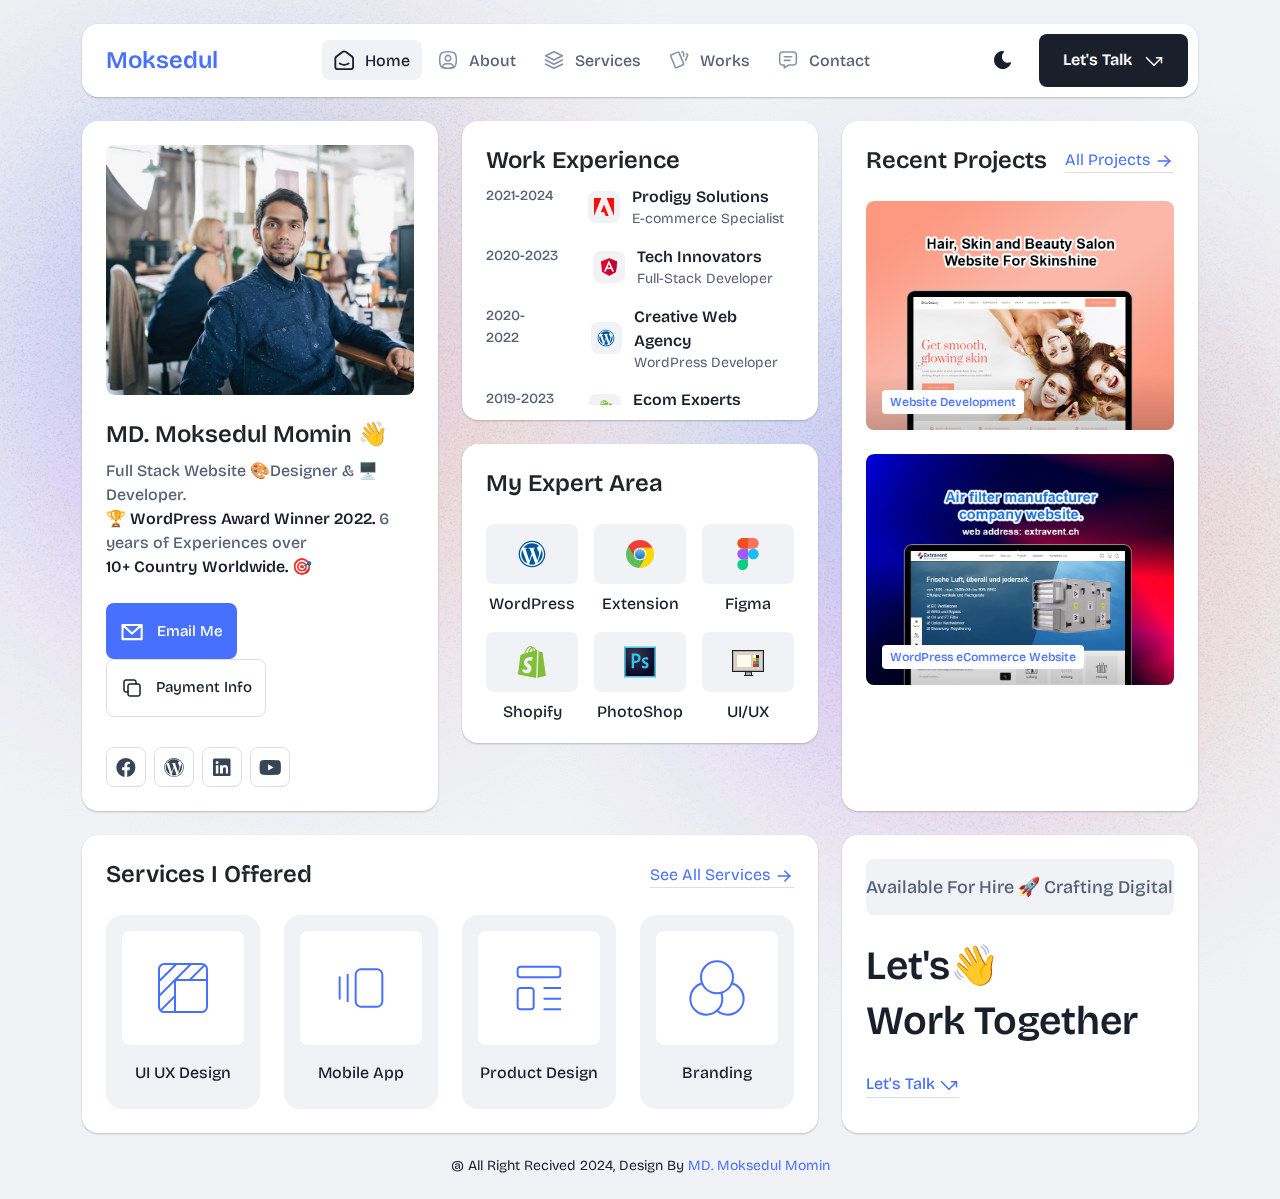
<file: index.html>
<!DOCTYPE html>
<html lang="en">
<head>
  <meta charset="UTF-8">
  <meta http-equiv="X-UA-Compatible" content="IE=edge">
  <title>Moksedul Web Design & Development</title>
  <meta name="description" content="MD Moksedul">
  <meta name="viewport" content="width=device-width, initial-scale=1">

  <link rel="shortcut icon" type="image/x-icon" href="assets/img/favicon.svg">

  <!-- CSS here -->
  <link rel="stylesheet" href="assets/css/bootstrap.min.css">
  <link rel="stylesheet" href="assets/fontawsome/css/all.min.css">
  <link rel="stylesheet" href="assets/fontawsome/css/fontawesome.min.css">
  <link rel="stylesheet" href="assets/css/slick.css">
  <link rel="stylesheet" href="assets/css/magnific-popup.css">
  <link rel="stylesheet" href="assets/css/style.css">
  <link rel="stylesheet" href="assets/css/responsive.css">
</head>

<body>
  <div id="page-content">
    <header class="header-area">
      <nav class="navbar">
        <div class="container">
          <div class="menu-container">
            <div class="logo">
              <a class="navbar-brand me-0" href="index.html">
                <span class="primary">Moksedul</span>
              </a>
            </div>
            <div class="navbar-main d-flex flex-grow-1">
              <div class="logo inner-logo d-block d-xl-none">
                <a class="navbar-brand me-0" href="index.html">
                  <svg width="24" height="24" viewBox="0 0 24 24" fill="none" xmlns="http://www.w3.org/2000/svg">
                    <path
                      d="M0 1.5C0 1.10218 0.158035 0.720644 0.43934 0.43934C0.720644 0.158035 1.10218 0 1.5 0L9 0C9.39782 0 9.77936 0.158035 10.0607 0.43934C10.342 0.720644 10.5 1.10218 10.5 1.5V22.5C10.5 22.8978 10.342 23.2794 10.0607 23.5607C9.77936 23.842 9.39782 24 9 24H1.5C1.10218 24 0.720644 23.842 0.43934 23.5607C0.158035 23.2794 0 22.8978 0 22.5V1.5ZM13.5 1.5C13.5 1.10218 13.658 0.720644 13.9393 0.43934C14.2206 0.158035 14.6022 0 15 0L22.5 0C22.8978 0 23.2794 0.158035 23.5607 0.43934C23.842 0.720644 24 1.10218 24 1.5V9C24 9.39782 23.842 9.77936 23.5607 10.0607C23.2794 10.342 22.8978 10.5 22.5 10.5H15C14.6022 10.5 14.2206 10.342 13.9393 10.0607C13.658 9.77936 13.5 9.39782 13.5 9V1.5ZM13.5 15C13.5 14.6022 13.658 14.2206 13.9393 13.9393C14.2206 13.658 14.6022 13.5 15 13.5H22.5C22.8978 13.5 23.2794 13.658 23.5607 13.9393C23.842 14.2206 24 14.6022 24 15V22.5C24 22.8978 23.842 23.2794 23.5607 23.5607C23.2794 23.842 22.8978 24 22.5 24H15C14.6022 24 14.2206 23.842 13.9393 23.5607C13.658 23.2794 13.5 22.8978 13.5 22.5V15Z"
                      class="logo-icon" />
                  </svg>
                  <span>MD<span class="primary">Moksedul</span></span>
                </a>
              </div>
              <ul class="navbar-info mx-auto">
                <li class="nav-item">
                  <a class="nav-link active" aria-current="page" href="index.html">
                    <svg class="nav-icon" viewBox="0 0 15 15" fill="none" xmlns="http://www.w3.org/2000/svg">
                      <path
                        d="M13.475 4.92481L9.03083 1.46814C8.64082 1.16473 8.1608 1 7.66667 1C7.17254 1 6.69251 1.16473 6.3025 1.46814L1.8575 4.92481C1.59037 5.13254 1.37424 5.39858 1.22563 5.7026C1.07701 6.00662 0.99984 6.34058 1 6.67897V12.679C1 13.121 1.17559 13.5449 1.48816 13.8575C1.80072 14.17 2.22464 14.3456 2.66667 14.3456H12.6667C13.1087 14.3456 13.5326 14.17 13.8452 13.8575C14.1577 13.5449 14.3333 13.121 14.3333 12.679V6.67897C14.3333 5.99314 14.0167 5.34564 13.475 4.92481Z"
                        stroke-width="1.4" stroke-linecap="round" stroke-linejoin="round" />
                      <path d="M10.9753 10.1665C9.13359 11.2773 6.14859 11.2773 4.30859 10.1665" stroke-width="1.4"
                        stroke-linecap="round" stroke-linejoin="round" />
                    </svg>
                    <span>Home</span>
                  </a>
                </li>
                <li class="nav-item">
                  <a class="nav-link" href="about.html">
                    <svg class="nav-icon" viewBox="0 0 18 18" fill="none" xmlns="http://www.w3.org/2000/svg">
                      <path
                        d="M9 9.8335C9.66304 9.8335 10.2989 9.5701 10.7678 9.10126C11.2366 8.63242 11.5 7.99654 11.5 7.3335C11.5 6.67045 11.2366 6.03457 10.7678 5.56573C10.2989 5.09689 9.66304 4.8335 9 4.8335C8.33696 4.8335 7.70107 5.09689 7.23223 5.56573C6.76339 6.03457 6.5 6.67045 6.5 7.3335C6.5 7.99654 6.76339 8.63242 7.23223 9.10126C7.70107 9.5701 8.33696 9.8335 9 9.8335Z"
                        stroke-width="1.4" stroke-linecap="round" stroke-linejoin="round" />
                      <path d="M9 1.5C15 1.5 16.5 3 16.5 9C16.5 15 15 16.5 9 16.5C3 16.5 1.5 15 1.5 9C1.5 3 3 1.5 9 1.5Z"
                        stroke-width="1.4" stroke-linecap="round" stroke-linejoin="round" />
                      <path
                        d="M4 15.7085V15.6668C4 14.7828 4.35119 13.9349 4.97631 13.3098C5.60143 12.6847 6.44928 12.3335 7.33333 12.3335H10.6667C11.5507 12.3335 12.3986 12.6847 13.0237 13.3098C13.6488 13.9349 14 14.7828 14 15.6668V15.7085"
                        stroke-width="1.4" stroke-linecap="round" stroke-linejoin="round" />
                    </svg>
                    About
                  </a>
                </li>
                <li class="nav-item">
                  <a class="nav-link" href="services.html">
                    <svg class="nav-icon" viewBox="0 0 16 16" fill="none" xmlns="http://www.w3.org/2000/svg">
                      <path d="M7.99967 1.3335L1.33301 4.66683L7.99967 8.00016L14.6663 4.66683L7.99967 1.3335Z"
                        stroke-width="1.4" stroke-linecap="round" stroke-linejoin="round" />
                      <path d="M1.33301 8L7.99967 11.3333L14.6663 8" stroke-width="1.4" stroke-linecap="round"
                        stroke-linejoin="round" />
                      <path d="M1.33301 11.3335L7.99967 14.6668L14.6663 11.3335" stroke-width="1.4" stroke-linecap="round"
                        stroke-linejoin="round" />
                    </svg>
                    Services
                  </a>
                </li>
                <li class="nav-item">
                  <a class="nav-link" href="portfolio.html">
                    <svg class="nav-icon" viewBox="0 0 18 17" fill="none" xmlns="http://www.w3.org/2000/svg">
                      <path
                        d="M2.00326 3.99733L7.95159 1.40649C8.04974 1.36442 8.15533 1.34243 8.26212 1.34181C8.3689 1.34119 8.47473 1.36196 8.57337 1.40289C8.67201 1.44382 8.76145 1.50408 8.83642 1.58013C8.9114 1.65617 8.97039 1.74646 9.00992 1.84566L13.1133 11.764C13.1985 11.9651 13.2014 12.1917 13.1213 12.3949C13.0412 12.5982 12.8845 12.7618 12.6849 12.8507L6.73742 15.4415C6.63922 15.4837 6.53356 15.5058 6.42668 15.5065C6.3198 15.5072 6.21387 15.4864 6.11514 15.4455C6.0164 15.4046 5.92688 15.3442 5.85184 15.2681C5.7768 15.192 5.71778 15.1016 5.67826 15.0023L1.57492 5.08316C1.48963 4.88204 1.48673 4.65546 1.56684 4.45222C1.64696 4.24898 1.80367 4.08616 2.00326 3.99733Z"
                        stroke-width="1.4" stroke-linecap="round" stroke-linejoin="round" />
                      <path
                        d="M11.5 1.3335H12.3333C12.5543 1.3335 12.7663 1.42129 12.9226 1.57757C13.0789 1.73385 13.1667 1.94582 13.1667 2.16683V5.0835"
                        stroke-width="1.4" stroke-linecap="round" stroke-linejoin="round" />
                      <path
                        d="M15.6663 3C15.8863 3.09333 16.0997 3.18083 16.3063 3.2625C16.5098 3.34882 16.6706 3.51241 16.7534 3.71729C16.8362 3.92217 16.8343 4.15155 16.748 4.355L14.833 8.83334"
                        stroke-width="1.4" stroke-linecap="round" stroke-linejoin="round" />
                    </svg>
                    Works
                  </a>
                </li>
                <li class="nav-item">
                  <a class="nav-link" href="contact.html">
                    <svg class="nav-icon" viewBox="0 0 18 17" fill="none" xmlns="http://www.w3.org/2000/svg">
                      <path d="M5.66699 5.5H12.3337" stroke-width="1.4" stroke-linecap="round" stroke-linejoin="round" />
                      <path d="M5.66699 8.8335H10.667" stroke-width="1.4" stroke-linecap="round"
                        stroke-linejoin="round" />
                      <path
                        d="M14 1.3335C14.663 1.3335 15.2989 1.59689 15.7678 2.06573C16.2366 2.53457 16.5 3.17045 16.5 3.8335V10.5002C16.5 11.1632 16.2366 11.7991 15.7678 12.2679C15.2989 12.7368 14.663 13.0002 14 13.0002H9.83333L5.66667 15.5002V13.0002H4C3.33696 13.0002 2.70107 12.7368 2.23223 12.2679C1.76339 11.7991 1.5 11.1632 1.5 10.5002V3.8335C1.5 3.17045 1.76339 2.53457 2.23223 2.06573C2.70107 1.59689 3.33696 1.3335 4 1.3335H14Z"
                        stroke-width="1.4" stroke-linecap="round" stroke-linejoin="round" />
                    </svg>
                    Contact
                  </a>
                </li>
              </ul>
              <div class="header-right-info d-flex align-items-center">
                <button class="theme-control-btn">
                  <span class="dark">
                    <svg width="24" height="24" viewBox="0 0 24 24" fill="none" xmlns="http://www.w3.org/2000/svg">
                      <path
                        d="M11.8005 3C10.207 3.0003 8.64356 3.44286 7.27683 4.28049C5.91011 5.11811 4.79139 6.31937 4.04002 7.75612C3.28865 9.19288 2.93281 10.8112 3.01046 12.4386C3.08811 14.0659 3.59633 15.6411 4.48091 16.9963C5.3655 18.3514 6.59326 19.4356 8.03324 20.1333C9.47322 20.8309 11.0714 21.1157 12.6573 20.9574C14.2432 20.7991 15.7573 20.2036 17.0381 19.2344C18.319 18.2652 19.3185 16.9587 19.9301 15.4542C20.2302 14.7162 19.5111 13.9746 18.7875 14.2752C17.5475 14.7888 16.1706 14.8418 14.8963 14.425C13.622 14.0082 12.5308 13.1479 11.8126 11.9937C11.0943 10.8396 10.7943 9.4645 10.9648 8.10764C11.1353 6.75077 11.7655 5.49792 12.7458 4.5669L12.8136 4.4949C13.2986 3.9279 12.913 3.0072 12.1464 3.0072H11.9122L11.8524 3.0018L11.7996 3H11.8005Z"
                        fill="#1A1F2C" />
                    </svg>
                    <small class="theme-text d-block d-xl-none">Change appearance</small>
                  </span>
                  <span class="light">
                    <svg width="24" height="24" viewBox="0 0 24 24" fill="none" xmlns="http://www.w3.org/2000/svg">
                      <path
                        d="M12 19C12.2449 19 12.4813 19.09 12.6644 19.2527C12.8474 19.4155 12.9643 19.6397 12.993 19.883L13 20V21C12.9997 21.2549 12.9021 21.5 12.7272 21.6854C12.5522 21.8707 12.313 21.9822 12.0586 21.9972C11.8042 22.0121 11.5536 21.9293 11.3582 21.7657C11.1627 21.6021 11.0371 21.3701 11.007 21.117L11 21V20C11 19.7348 11.1054 19.4804 11.2929 19.2929C11.4804 19.1054 11.7348 19 12 19Z"
                        fill="#FD7E41" />
                      <path
                        d="M18.3127 16.9099L18.4067 16.9929L19.1067 17.6929C19.2861 17.8729 19.3902 18.1144 19.398 18.3683C19.4057 18.6223 19.3165 18.8697 19.1485 19.0602C18.9804 19.2508 18.7462 19.3702 18.4933 19.3943C18.2403 19.4184 17.9877 19.3454 17.7867 19.1899L17.6927 19.1069L16.9927 18.4069C16.8202 18.2347 16.7165 18.0053 16.7012 17.7619C16.6859 17.5186 16.76 17.278 16.9097 17.0855C17.0593 16.893 17.2741 16.7618 17.5137 16.7166C17.7533 16.6713 18.0012 16.7152 18.2107 16.8399L18.3127 16.9099Z"
                        fill="#FD7E41" />
                      <path
                        d="M7.00747 16.993C7.17965 17.1652 7.28308 17.3943 7.29836 17.6373C7.31364 17.8803 7.23972 18.1206 7.09047 18.313L7.00747 18.407L6.30747 19.107C6.12751 19.2863 5.88604 19.3905 5.63209 19.3982C5.37814 19.406 5.13076 19.3168 4.94019 19.1487C4.74963 18.9807 4.63017 18.7464 4.60607 18.4935C4.58198 18.2406 4.65506 17.988 4.81047 17.787L4.89347 17.693L5.59347 16.993C5.781 16.8055 6.03531 16.7002 6.30047 16.7002C6.56563 16.7002 6.81994 16.8055 7.00747 16.993Z"
                        fill="#FD7E41" />
                      <path
                        d="M3.99987 11C4.25475 11.0003 4.4999 11.0979 4.68524 11.2728C4.87057 11.4478 4.9821 11.687 4.99704 11.9414C5.01198 12.1958 4.92919 12.4464 4.7656 12.6418C4.60201 12.8373 4.36996 12.9629 4.11687 12.993L3.99987 13H2.99987C2.74499 12.9997 2.49984 12.9021 2.3145 12.7272C2.12916 12.5522 2.01763 12.313 2.0027 12.0586C1.98776 11.8042 2.07054 11.5536 2.23413 11.3582C2.39772 11.1627 2.62977 11.0371 2.88287 11.007L2.99987 11H3.99987Z"
                        fill="#FD7E41" />
                      <path
                        d="M20.9999 11C21.2547 11.0003 21.4999 11.0979 21.6852 11.2728C21.8706 11.4478 21.9821 11.687 21.997 11.9414C22.012 12.1958 21.9292 12.4464 21.7656 12.6418C21.602 12.8373 21.37 12.9629 21.1169 12.993L20.9999 13H19.9999C19.745 12.9997 19.4998 12.9021 19.3145 12.7272C19.1292 12.5522 19.0176 12.313 19.0027 12.0586C18.9878 11.8042 19.0705 11.5536 19.2341 11.3582C19.3977 11.1627 19.6298 11.0371 19.8829 11.007L19.9999 11H20.9999Z"
                        fill="#FD7E41" />
                      <path
                        d="M6.21264 4.80985L6.30664 4.89285L7.00664 5.59285C7.18599 5.77281 7.29011 6.01429 7.29787 6.26824C7.30562 6.52219 7.21642 6.76957 7.04839 6.96013C6.88036 7.1507 6.64609 7.27016 6.39316 7.29425C6.14024 7.31834 5.88763 7.24526 5.68664 7.08985L5.59264 7.00685L4.89264 6.30685C4.72073 6.13453 4.61757 5.90543 4.6025 5.66248C4.58744 5.41954 4.6615 5.17945 4.8108 4.98721C4.9601 4.79497 5.1744 4.66378 5.41351 4.61824C5.65262 4.57271 5.90013 4.61594 6.10964 4.73985L6.21264 4.80985Z"
                        fill="#FD7E41" />
                      <path
                        d="M19.1071 4.89288C19.2793 5.06508 19.3827 5.29418 19.398 5.5372C19.4132 5.78023 19.3393 6.02048 19.1901 6.21288L19.1071 6.30688L18.4071 7.00688C18.2271 7.18623 17.9856 7.29036 17.7317 7.29811C17.4777 7.30587 17.2304 7.21667 17.0398 7.04864C16.8492 6.8806 16.7298 6.64633 16.7057 6.39341C16.6816 6.14049 16.7547 5.88788 16.9101 5.68688L16.9931 5.59288L17.6931 4.89288C17.8806 4.70541 18.1349 4.6001 18.4001 4.6001C18.6652 4.6001 18.9196 4.70541 19.1071 4.89288Z"
                        fill="#FD7E41" />
                      <path
                        d="M12 2C12.2449 2.00003 12.4813 2.08996 12.6644 2.25272C12.8474 2.41547 12.9643 2.63975 12.993 2.883L13 3V4C12.9997 4.25488 12.9021 4.50003 12.7272 4.68537C12.5522 4.8707 12.313 4.98223 12.0586 4.99717C11.8042 5.01211 11.5536 4.92933 11.3582 4.76573C11.1627 4.60214 11.0371 4.3701 11.007 4.117L11 4V3C11 2.73478 11.1054 2.48043 11.2929 2.29289C11.4804 2.10536 11.7348 2 12 2Z"
                        fill="#FD7E41" />
                      <path
                        d="M12 7C12.9797 6.99994 13.9378 7.28769 14.7553 7.8275C15.5729 8.36731 16.2138 9.1354 16.5986 10.0364C16.9833 10.9373 17.0949 11.9315 16.9195 12.8953C16.7441 13.8592 16.2893 14.7502 15.6118 15.4579C14.9343 16.1655 14.0638 16.6585 13.1085 16.8756C12.1532 17.0928 11.1552 17.0245 10.2383 16.6793C9.3215 16.334 8.52629 15.7271 7.95146 14.9338C7.37663 14.1405 7.04752 13.1958 7.005 12.217L7 12L7.005 11.783C7.06092 10.4958 7.61161 9.27978 8.54222 8.38866C9.47284 7.49754 10.7115 7.00007 12 7Z"
                        fill="#FD7E41" />
                    </svg>
                    <small class="theme-text d-block d-xl-none">Change appearance</small>
                  </span>
                </button>
                <a href="contact.html" class="lets-talk-btn">
                  Let's Talk
                  <svg class="icon" width="20" height="20" viewBox="0 0 20 20" fill="none"
                    xmlns="http://www.w3.org/2000/svg">
                    <path d="M17.5 11.6665V6.6665H12.5" stroke="white" stroke-width="1.5" stroke-linecap="round"
                      stroke-linejoin="round" />
                    <path d="M17.5 6.6665L10 14.1665L2.5 6.6665" stroke="white" stroke-width="1.5" stroke-linecap="round"
                      stroke-linejoin="round" />
                  </svg>
                </a>
              </div>
            </div>
            <div class="mobile-menu-overlay d-block d-lg-none"></div>
            <div class="mobile-menu-control-bar d-block d-xl-none">
              <button class="mobile-menu-control-bar">
                <i class="fas fa-bars"></i>
              </button>
            </div>
          </div>
        </div>
      </nav>
    </header>    
    <main>
      <section class="home-area">
        <div class="container">
          <div class="row g-4">
            <div class="col-xl-4">
              <div class="card profile-card">
                <div class="card-body">
                  <div class="image text-center">
                    <img src="assets/img/images/profile.png" alt="profile" style="height: 250px; margin-top: 0;  display: block; border-radius: 9px;">
                  </div>
                  <div class="text">
                    <h3 class="card-title">MD. Moksedul Momin 👋</h3>
                    <p>Full Stack Website 🎨Designer & 🖥️Developer.
                      <span>🏆 WordPress Award Winner 2022.</span>
                      6 years of Experiences over <span>10+ Country Worldwide. 🎯</span></p>
                    <div class="common-button-groups">
                      <a class="btn btn-call" href="mailto:primey091@gmail.com">
                        <svg class="icon" width="25" height="20" viewBox="0 0 25 24" fill="none"
                          xmlns="http://www.w3.org/2000/svg">
                          <path
                            d="M24 21h-24v-18h24v18zm-23-16.477v15.477h22v-15.477l-10.999 10-11.001-10zm21.089-.523h-20.176l10.088 9.171 10.088-9.171z"
                            stroke="white" stroke-width="1.5" stroke-linecap="round" stroke-linejoin="round" />
                        </svg>
                        Email Me
                      </a>
                      <button class="btn btn-copy" data-clipboard-text="
Account Type:INDIVIDUAL
Account Holder First Name: MD Moksedul
Account Holder Last Name: Momin
Government ID: 7808436211
Date of Birth: 2003-03-17
Post/Zip Code: 5200


Bank Name: DUTCH-BANGLA BANK LTD
Branch Name: DAKSHINKHAN SME/AGRICULTURE BRANCH
Bank Account Number: 1831580003952
Branch/Routing Number: 090260926
Swift Code: DBBLBDDH
Address line: Mission Road, Dinajpur
City: Dinajpur
State or Province: Dinajpur
Country: Bangladesh
Branch Code: 183">
                        <svg class="icon" width="24" height="24" viewBox="0 0 24 24" fill="none"
                          xmlns="http://www.w3.org/2000/svg">
                          <path
                            d="M8 10C8 9.46957 8.21071 8.96086 8.58579 8.58579C8.96086 8.21071 9.46957 8 10 8H18C18.5304 8 19.0391 8.21071 19.4142 8.58579C19.7893 8.96086 20 9.46957 20 10V18C20 18.5304 19.7893 19.0391 19.4142 19.4142C19.0391 19.7893 18.5304 20 18 20H10C9.46957 20 8.96086 19.7893 8.58579 19.4142C8.21071 19.0391 8 18.5304 8 18V10Z"
                            stroke-width="1.5" stroke-linecap="round" stroke-linejoin="round" />
                          <path
                            d="M16 8V6C16 5.46957 15.7893 4.96086 15.4142 4.58579C15.0391 4.21071 14.5304 4 14 4H6C5.46957 4 4.96086 4.21071 4.58579 4.58579C4.21071 4.96086 4 5.46957 4 6V14C4 14.5304 4.21071 15.0391 4.58579 15.4142C4.96086 15.7893 5.46957 16 6 16H8"
                            stroke-width="1.5" stroke-linecap="round" stroke-linejoin="round" />
                        </svg>
                        Payment Info
                      </button>
                    </div>
                    <div class="social-media-icon">
                      <ul class="list-unstyled">
                        <li><a href="https://www.facebook.com/topwordpress1"><i class="fab fa-facebook"></i></a></li>
                        <li><a href="https://www.freelancer.com/u/topwordpress"><i class="fab fa-wordpress"></i></a></li>
                        <li><a href="https://www.linkedin.com/in/topwordpress"><i class="fab fa-linkedin"></i></a></li>
                        <li><a href="https://www.youtube.com/@topwordpress"><i class="fab fa-youtube"></i></a></li>
                      </ul>
                    </div>
                  </div>
                </div>
              </div>
            </div>
            <div class="col-xl-4">
              <div class="row g-4">
                <div class="col-lg-12">
                  <div class="card">
                    <div class="card-body work-experiance-card">
                      <h3 class="card-title">Work Experience</h3>
                      <div class="work-experiance-main">
                        <ul class="work-experiance-slider list-unstyled">
<li>
    <div class="date">
      <p>2021-2024</p>
    </div>
    <div class="info">
      <div class="icon">
        <img src="assets/img/icons/adobe.svg" alt="adobe">
      </div>
      <div class="text">
        <h4 class="title">Prodigy Solutions</h4>
        <h6 class="subtitle">E-commerce Specialist</h6>
      </div>
    </div>
  </li>
  <li>
    <div class="date">
      <p>2020-2023</p>
    </div>
    <div class="info">
      <div class="icon">
        <img src="assets/img/icons/angular.svg" alt="angular">
      </div>
      <div class="text">
        <h4 class="title">Tech Innovators</h4>
        <h6 class="subtitle">Full-Stack Developer</h6>
      </div>
    </div>
  </li>
  <li>
    <div class="date">
      <p>2020-2022</p>
    </div>
    <div class="info">
      <div class="icon">
        <img src="assets/img/icons/wordpress.svg" alt="wordpress">
      </div>
      <div class="text">
        <h4 class="title">Creative Web Agency</h4>
        <h6 class="subtitle">WordPress Developer</h6>
      </div>
    </div>
  </li>
  <li>
    <div class="date">
      <p>2019-2023</p>
    </div>
    <div class="info">
      <div class="icon">
        <img src="assets/img/icons/shopify.svg" alt="shopify">
      </div>
      <div class="text">
        <h4 class="title">Ecom Experts</h4>
        <h6 class="subtitle">Shopify Consultant</h6>
      </div>
    </div>
  </li>
  <li>
    <div class="date">
      <p>2022-2023</p>
    </div>
    <div class="info">
      <div class="icon">
        <img src="assets/img/icons/js.svg" alt="javascript">
      </div>
      <div class="text">
        <h4 class="title">NextGen Studios</h4>
        <h6 class="subtitle">JavaScript Developer</h6>
      </div>
    </div>
  </li>
  <li>
    <div class="date">
      <p>2020-2023</p>
    </div>
    <div class="info">
      <div class="icon">
        <img src="assets/img/icons/python.svg" alt="python">
      </div>
      <div class="text">
        <h4 class="title">Data Wizards</h4>
        <h6 class="subtitle">Python Developer</h6>
      </div>
    </div>
  </li>
  <li>
    <div class="date">
      <p>2019-2021</p>
    </div>
    <div class="info">
      <div class="icon">
        <img src="assets/img/icons/react.svg" alt="react">
      </div>
      <div class="text">
        <h4 class="title">User Interface Co.</h4>
        <h6 class="subtitle">React Developer</h6>
      </div>
    </div>
  </li>
  <li>
    <div class="date">
      <p>2021-2022</p>
    </div>
    <div class="info">
      <div class="icon">
        <img src="assets/img/icons/seo.svg" alt="seo">
      </div>
      <div class="text">
        <h4 class="title">SEO Masters</h4>
        <h6 class="subtitle">SEO Specialist</h6>
      </div>
    </div>
  </li>
  <li>
    <div class="date">
      <p>2022-2023</p>
    </div>
    <div class="info">
      <div class="icon">
        <img src="assets/img/icons/mobile.svg" alt="mobile">
      </div>
      <div class="text">
        <h4 class="title">Mobile App Solutions</h4>
        <h6 class="subtitle">iOS Developer</h6>
      </div>
    </div>
  </li>
  <li>
    <div class="date">
      <p>2020-2021</p>
    </div>
    <div class="info">
      <div class="icon">
        <img src="assets/img/icons/ui.svg" alt="ui/ux">
      </div>
      <div class="text">
        <h4 class="title">Design Hub</h4>
        <h6 class="subtitle">UI/UX Designer</h6>
      </div>
    </div>
  </li>

                        </ul>
                        <ul class="work-experiance-slider list-unstyled">
                          <li>
                            <div class="date">
                              <p>2021-2024</p>
                            </div>
                            <div class="info">
                              <div class="icon">
                                <img src="assets/img/icons/adobe.svg" alt="adobe">
                              </div>
                              <div class="text">
                                <h4 class="title">Adobe</h4>
                                <h6 class="subtitle">Senior UI UX Designer</h6>
                              </div>
                            </div>
                          </li>
                          <li>
                            <div class="date">
                              <p>2021-2024</p>
                            </div>
                            <div class="info">
                              <div class="icon">
                                <img src="assets/img/icons/google.svg" alt="google">
                              </div>
                              <div class="text">
                                <h4 class="title">Google Inc.
                                </h4>
                                <h6 class="subtitle">Senior Product Designer
  
                                </h6>
                              </div>
                            </div>
                          </li>
                          <li>
                            <div class="date">
                              <p>2021-2024</p>
                            </div>
                            <div class="info">
                              <div class="icon">
                                <img src="assets/img/icons/meta.svg" alt="meta">
                              </div>
                              <div class="text">
                                <h4 class="title">Meta Inc.
                                </h4>
                                <h6 class="subtitle">Product Designer
                                </h6>
                              </div>
                            </div>
                          </li>
                          <li>
                            <div class="date">
                              <p>2021-2024</p>
                            </div>
                            <div class="info">
                              <div class="icon">
                                <img src="assets/img/icons/adobe.svg" alt="adobe">
                              </div>
                              <div class="text">
                                <h4 class="title">Adobe</h4>
                                <h6 class="subtitle">Senior UI UX Designer</h6>
                              </div>
                            </div>
                          </li>
                        </ul>
                      </div>
                    </div>
                  </div>
                </div>
                <div class="col-lg-12">
                  <div class="card expertise-card">
                    <div class="card-body">
                      <h3 class="card-title">My Expert Area
                      </h3>
                      <div class="expertise-main mt-24">
                        <div class="row g-3">
                          <div class="col-xl-4 col-md-4 col-sm-6 col-6">
                            <div class="expertise-item">
                              <div class="image text-center">
                                <img src="assets/img/icons/wordpress.svg" alt="figma">
                              </div>
                              <div class="text">
                                <h4 class="title">WordPress</h4>
                              </div>
                            </div>
                          </div>
                          <div class="col-xl-4 col-md-4 col-sm-6 col-6">
                            <div class="expertise-item">
                              <div class="image text-center">
                                <img src="assets/img/icons/chrome.svg" alt="notion">
                              </div>
                              <div class="text">
                                <h4 class="title">Extension</h4>
                              </div>
                            </div>
                          </div>
                          <div class="col-xl-4 col-md-4 col-sm-6 col-6">
                            <div class="expertise-item">
                              <div class="image text-center">
                                <img src="assets/img/icons/figma.svg" alt="micro">
                              </div>
                              <div class="text">
                                <h4 class="title">Figma</h4>
                              </div>
                            </div>
                          </div>
                          <div class="col-xl-4 col-md-4 col-sm-6 col-6">
                            <div class="expertise-item">
                              <div class="image text-center">
                                <img src="assets/img/icons/shopify.svg" alt="framer">
                              </div>
                              <div class="text">
                                <h4 class="title">Shopify</h4>
                              </div>
                            </div>
                          </div>
                          <div class="col-xl-4 col-md-4 col-sm-6 col-6">
                            <div class="expertise-item">
                              <div class="image text-center">
                                <img src="assets/img/icons/photosho.svg" alt="webflow">
                              </div>
                              <div class="text">
                                <h4 class="title">PhotoShop</h4>
                              </div>
                            </div>
                          </div>
                          <div class="col-xl-4 col-md-4 col-sm-6 col-6">
                            <div class="expertise-item">
                              <div class="image text-center">
                                <img src="assets/img/icons/ui.svg" alt="zeplin">
                              </div>
                              <div class="text">
                                <h4 class="title">UI/UX</h4>
                              </div>
                            </div>
                          </div>
                        </div>
                      </div>
                    </div>
                  </div>
                </div>
              </div>
            </div>
            <div class="col-xl-4">
              <div class="card card-projects">
                <div class="card-body">
  
                  <h3 class="card-title">Recent Projects <a class="link-btn" href="portfolio.html">All Projects
                      <svg class="icon" width="20" height="20" viewBox="0 0 20 20" fill="none"
                        xmlns="http://www.w3.org/2000/svg">
                        <path d="M4.16699 10H15.8337" stroke="#4770FF" stroke-width="1.5" stroke-linecap="round"
                          stroke-linejoin="round" />
                        <path d="M10.833 15L15.833 10" stroke="#4770FF" stroke-width="1.5" stroke-linecap="round"
                          stroke-linejoin="round" />
                        <path d="M10.833 5L15.833 10" stroke="#4770FF" stroke-width="1.5" stroke-linecap="round"
                          stroke-linejoin="round" />
                      </svg>
  
                    </a></h3>
                  <div class="projects-main mt-24">
                    <div class="row g-4 parent-container">
                      <div class="col-lg-12">
                        <div class="project-item">
                          <div class="image">
                            <img src="assets/img/images/Beauty Salon Website For Skinshine.png" alt="project-1" class="img-fluid w-100">
                            <a href="assets/img/images/Beauty Salon Website For Skinshine.png"
                              class="gallery-popup full-image-preview parent-container">
                              <svg class="icon" xmlns="http://www.w3.org/2000/svg" viewBox="0 0 20 20" fill="none"
                                stroke="currentColor" stroke-linecap="round" stroke-linejoin="round" stroke-width="1.5">
                                <path d="M10 4.167v11.666M4.167 10h11.666"></path>
                              </svg>
                            </a>
                            <div class="info">
                              <span class="category">Website Development</span>
                            </div>
                          </div>
                        </div>
                      </div>
                      <div class="col-lg-12">
                        <div class="project-item">
                          <div class="image">
                            <img src="assets/img/images/eCommerce Website Development.png" alt="project-2" class="img-fluid w-100">
                            <a href="assets/img/images/eCommerce Website Development.png"
                              class="gallery-popup full-image-preview parent-container">
                              <svg class="icon" xmlns="http://www.w3.org/2000/svg" viewBox="0 0 20 20" fill="none"
                                stroke="currentColor" stroke-linecap="round" stroke-linejoin="round" stroke-width="1.5">
                                <path d="M10 4.167v11.666M4.167 10h11.666"></path>
                              </svg>
                            </a>
                            <div class="info">
                              <span class="category">WordPress eCommerce Website</span>
                            </div>
                          </div>
                        </div>
                      </div>
                    </div>
                  </div>
                </div>
              </div>
            </div>
          </div>
          <div class="services-area mt-24">
            <div class="row g-4">
              <div class="col-xl-8">
                <div class="card services-card">
                  <div class="card-body">
                    <h3 class="card-title">Services I Offered
                      <a class="link-btn" href="services.html"> See All Services
                        <svg class="icon" width="20" height="20" viewBox="0 0 20 20" fill="none"
                          xmlns="http://www.w3.org/2000/svg">
                          <path d="M4.16699 10H15.8337" stroke="#4770FF" stroke-width="1.5" stroke-linecap="round"
                            stroke-linejoin="round" />
                          <path d="M10.833 15L15.833 10" stroke="#4770FF" stroke-width="1.5" stroke-linecap="round"
                            stroke-linejoin="round" />
                          <path d="M10.833 5L15.833 10" stroke="#4770FF" stroke-width="1.5" stroke-linecap="round"
                            stroke-linejoin="round" />
                        </svg>
  
                      </a></h3>
                    <div class="services-main mt-24">
                      <div class="row g-4">
                        <div class="col-md-3 col-sm-6 col-6">
                          <div class="services-item text-center">
                            <div class="image">
                              <img src="assets/img/icons/ui-ux.svg" alt="ui-ux">
                            </div>
                            <div class="text">
                              <h3 class="title">UI UX Design</h3>
                            </div>
                          </div>
                        </div>
                        <div class="col-md-3 col-sm-6 col-6">
                          <div class="services-item text-center">
                            <div class="image">
                              <img src="assets/img/icons/app.svg" alt="app">
                            </div>
                            <div class="text">
                              <h3 class="title">Mobile App</h3>
                            </div>
                          </div>
                        </div>
                        <div class="col-md-3 col-sm-6 col-6">
                          <div class="services-item text-center">
                            <div class="image">
                              <img src="assets/img/icons/prd-design.svg" alt="prd-design">
                            </div>
                            <div class="text">
                              <h3 class="title">Product Design</h3>
                            </div>
                          </div>
                        </div>
                        <div class="col-md-3 col-sm-6 col-6">
                          <div class="services-item text-center">
                            <div class="image">
                              <img src="assets/img/icons/branding.svg" alt="branding">
                            </div>
                            <div class="text">
                              <h3 class="title">Branding</h3>
                            </div>
                          </div>
                        </div>
                      </div>
                    </div>
                  </div>
                </div>
              </div>
              <div class="col-xl-4">
                <div class="card lets-talk-together-card">
                  <div class="card-body">
                    <div class="scrolling-info">
                      <div class="slider-item">
                        <p>
                          Available For Hire 🚀 Crafting Digital Experiences 🎨 Available For Hire 🚀 Crafting Digital
                          Experiences 🎨
                        </p>
                      </div>
                    </div>
                    <h3 class="card-title">Let's👋
                      <span class="d-block">Work Together</span>
                    </h3>
                    <a class="link-btn" href="contact.html"> Let's Talk
                      <svg class="icon" width="20" height="20" viewBox="0 0 20 20" fill="none"
                        xmlns="http://www.w3.org/2000/svg">
                        <path d="M17.5 11.6665V6.6665H12.5" stroke-width="1.5" stroke-linecap="round"
                          stroke-linejoin="round" />
                        <path d="M17.5 6.6665L10 14.1665L2.5 6.6665" stroke-width="1.5" stroke-linecap="round"
                          stroke-linejoin="round" />
                      </svg>
                    </a>
                  </div>
                </div>
              </div>
            </div>
          </div>
        </div>
      </section>
      <!-- background shape area start -->
      <div class="background-shapes">
        <div class="shape-1 common-shape">
          <img src="assets/img/bg/banner-shape-1.png" alt="banner-shape-1">
        </div>
        <div class="shape-2 common-shape">
          <img src="assets/img/bg/banner-shape-1.png" alt="banner-shape-1">
        </div>
        <div class="threed-shape-1 move-with-cursor" data-value="1">
          <img src="assets/img/bg/object-3d-1.png" alt="object-3d-1">
        </div>
        <div class="threed-shape-2 move-with-cursor" data-value="1">
          <img src="assets/img/bg/object-3d-2.png" alt="object-3d-2">
        </div>
      </div>
      <!-- background shape area end -->
    </main>
    <!-- main area part end -->
  
    <!-- footer part start -->
    <footer class="footer-area">
      <div class="container">
        <div class="text text-center">
          <p>@ All Right Recived 2024, Design By <a href="#">MD. Moksedul Momin</a></p>
        </div>
      </div>
    </footer>
    <!-- footer part end -->
  </div>

  <!-- JS here -->
  <script src="assets/js/vendor/jquery-3.6.0.min.js"></script>
  <script src="assets/js/bootstrap.bundle.min.js"></script>
  <script src="assets/js/jquery.magnific-popup.min.js"></script>
  <script src="assets/js/ajax-form.js"></script>
  <script src="assets/js/clipboard.min.js"></script>
  <script src="assets/js/slick.min.js"></script>
  <script src="assets/js/script.js"></script>
</body>
</html>
</file>
<file: assets/css/responsive.css>
@media (max-width:1399.98px) {
  .common-button-groups .btn {
    padding: 16px 13px;
    font-size: 15px;
  }


@media (max-width: 767.98px) {
.row>* {
    width: 100% !important;
}}

@media (max-width: 767.98px) {
    .portfolio-area .portfolio-item .image {
        padding:0px !important;
    }
}

  .card-title {
    gap: 15px;
  }

  .background-shapes .threed-shape-1 {
    display: none;
  }

  .background-shapes .threed-shape-2 {
    display: none;
  }

  .work-experiance-card .work-experiance-slider li {
    display: flex !important;
    gap: 5px;
  }

  .work-experiance-card .work-experiance-slider li .date {
    margin-right: 30px;
  }

  .content-box-card .working-with-area .working-with-main {
    gap: 16px;
  }

  .article-publications-item .text .title {
    font-size: 20px;
  }

  .services .services-item {
    height: 100%;
  }

  .content-box-card .frequently-asked-questions .accordion-button {
    font-size: 18px;
    line-height: 1.5em;
  }

  .content-box-card .frequently-asked-questions .accordion-button {
    padding: 20px 24px;
  }

  .content-box-card .frequently-asked-questions .accordion-body p {
    font-size: 16px;
  }

  .portfolio-area .portfolio-item .image {
    padding:0px;
  }

  .article-details-area .article-details-text .main-title {
    font-size: 24px;
    line-height: 1.3em;
  }

  .article-details-area .article-details-text p {
    font-size: 16px;
  }

  .article-details-area .article-details-text blockquote p {
    font-size: 16px;
  }

  .article-details-area .article-details-text .listed-info li {
    font-size: 16px;
    padding-bottom: 10px;
  }

  .leave-comments-area .comments-box {
    padding: 24px;
  }
}

@media (max-width:1199.98px) {
  .navbar .navbar-main {
    position: fixed;
    top: 0;
    left: -260px;
    width: 260px;
    height: 100%;
    background-color: var(--white);
    z-index: 9999;
    padding: 24px;
    transition: all linear 0.2s;
  }

  .header-area .container .navbar-main {
    flex-direction: column;
    overflow-y: auto;
  }

  .header-area .container .inner-logo {
    width: 100%;
    padding: 0 10px;
  }

  .header-area .container .navbar-info {
    margin: 0;
    margin-top: 26px;
    margin-bottom: 30px;
    width: 100%;
  }

  .header-area .navbar-info .nav-item {
    margin-bottom: 8px;
    display: block;
  }

  .header-area .header-right-info .lets-talk-btn {
    display: block;
    width: 100%;
  }

  .header-right-info {
    display: block !important;
    margin-top: auto;
    width: 100%;
  }

  .header-area .header-right-info .lets-talk-btn {
    margin-left: 0;
    text-align: center;
  }

  .header-area .header-right-info .theme-control-btn span {
    width: 100%;
    justify-content: flex-start;
    height: 40px;
    padding: 0 15px;
  }

  .header-area .header-right-info .theme-control-btn span small {
    font-size: 14px;
    font-weight: 400;
    color: #576076;
    margin-left: 10px;
  }

  .header-area .header-right-info .theme-control-btn {
    background-color: transparent;
    border: 0;
    width: 100%;
    margin-bottom: 12px;
  }

  .mobile-menu-overlay {
    position: fixed;
    top: 0;
    left: 0;
    width: 100%;
    height: 100%;
    background-color: rgba(14, 16, 24, 0.5);
    z-index: 999;
    visibility: hidden;
    opacity: 0;
    transition: all linear 0.2s;
  }

  .header-area .menu-container {
    justify-content: space-between;
    align-items: center;
    padding: 14px 10px 10px 24px;
  }

  .mobile-menu-overlay.show {
    visibility: visible;
    opacity: 1;
  }

  .profile-card .image {
    aspect-ratio: 6 / 4;
  }

  .profile-card .image img {
    object-fit: cover;
    height: 100%;
  }

  .common-button-groups .btn {
    padding: 16px 24px;
    font-size: 16px;
  }

  .expertise-card {
    height: unset;
  }

  .content-box-card .card-body {
    padding: 24px 24px 24px;
  }

  .content-box-card .top-info {
    display: flex;
    flex-direction: column;
  }

  .content-box-card .available-btn span {
    font-size: 16px;
    display: inline-block;
  }

  .content-box-card .available-btn {
    order: 1;
  }

  .content-box-card .top-info .text {
    order: 2;
  }

  .content-box-card .top-info .text {
    max-width: unset;
  }

  .content-box-card .top-info {
    gap: 24px;
  }

  .content-box-card .top-info .main-title {
    font-size: 30px;
    line-height: 1.2em;
  }

  .content-box-card .top-info p {
    font-size: 18px;
    line-height: 1.5em;
  }

  .content-box-card .top-info p b {
    font-size: 18px;
  }

  .content-box-card .main-common-title {
    font-size: 24px;
    line-height: 1.3em;
  }

  .content-box-card .working-with-area .working-with-main {
    gap: 8px;
  }

  .content-box-card .working-with-area .working-with-main .items {
    width: 60px;
    border-radius: 8px;
    height: 60px;
  }

  .content-box-card .working-with-area .working-with-main .items img {
    width: 32px;
    height: 32px;
  }

  .content-box-card .client-feedback-slider .icon {
    top: -65px;
  }

  .content-box-card .counter-area .counter .counter-item .number {
    font-size: 30px;
    line-height: 1.2em;
  }

  .content-box-card .counter-area .circle-area {
    display: none;
  }

  .content-box-card .top-info {
    margin-bottom: 40px;
  }

  .content-box-card .counter-area {
    margin-bottom: 40px;
  }

  .portfolio-area .portfolio-item .text .info .title {
    font-size: 20px;
    line-height: 1.4em;
  }

  .article-details-card {
    padding-top: 24px !important;
  }

  .contact-card .common-button-groups {
    margin-top: 0px;
    order: 2;
  }

  .portfolio-details-area .more-info-block .more-info-title {
    font-size: 24px;
    margin-bottom: 14px;
  }

  .portfolio-details-area .prev-and-next-btn .btn {
    font-size: 20px;
  }
}

@media (max-width:991.98px) {
  .services-item {
    padding: 16px 13px 16px 13px;
  }

  .content-box-card .working-with-area .working-with-main .items {
    width: 57px;
    height: 57px;
  }

  .article-details-area .article-details-text {
    margin-top: 26px;
  }

  .article-details-area .article-details-text .main-title {
    margin-bottom: 24px;
  }

  .article-details-area .article-details-text .tags-and-share {
    margin-bottom: 40px;
  }

  .leave-comments-area {
    margin-top: 40px;
  }

  .portfolio-details-area .prev-and-next-btn {
    column-gap: 16px;
  }
}

@media (max-width:767.98px) {
  .content-box-card .working-with-area .working-with-main .items {
    width: 73px;
    height: 73px;
  }

  .content-box-card .awards-recognitions .awards-item {
    display: block;
  }

  .content-box-card .awards-recognitions .awards-item .award-name {
    display: block;
  }

  .content-box-card .awards-recognitions .awards-item .award-name .icon {
    margin-bottom: 15px;
  }

  .content-box-card .awards-recognitions .awards-item .project-btn {
    text-align: right;
    margin-top: 15px;
  }

  .content-box-card .awards-recognitions .awards-item .winner-tag {
    margin-top: 15px;
  }

  .content-box-card .work-together-slider a {
    font-size: 30px;
    line-height: 1.2em;
  }

  .portfolio-area .portfolio-item .text .info .title {
    font-size: 18px;
  }

  .portfolio-area .portfolio-item .image {
    padding: 14px;
    border-radius: 8px;
  }

  .article-details-area .article-details-text .tags-and-share {
    display: flex;
    justify-content: space-between;
    gap: 20px;
    align-items: flex-start;
    margin-top: 30px;
    margin-bottom: 60px;
    flex-direction: column;
    justify-content: flex-start;
  }

  .portfolio-details-text {
    flex-direction: column;
  }

  .portfolio-details-text .overview {
    margin-top: 20px;
  }

  .portfolio-details-text .short-info {
    max-width: 100%;
  }

  .portfolio-details-area .prev-and-next-btn {
    column-gap: 16px;
  }
}

@media (max-width:575.98px) {
  .common-button-groups .btn.btn-copy {
    margin-top: 8px;
  }

  .work-experiance-card .work-experiance-slider li {
    flex-direction: column;
  }

  .card-title {
    gap: 6px;
    flex-direction: column;
    align-items: flex-start;
  }

  .services-item {
    height: 100%;
  }

  .services-item {
    padding: 10px 10px 14px 10px;
  }

  .content-box-card .counter-area .counter {
    max-width: 100%;
  }

  .content-box-card .counter-area .counter {
    gap: 26px;
    flex-wrap: wrap;
  }

  .content-box-card .client-feedback .feedback-item .feedback-top-info {
    gap: 25px;
  }

  .content-box-card .client-feedback-slider .icon.left {
    right: unset;
    left: 12px;
  }

  .content-box-card .client-feedback-slider .icon.right {
    left: 58px;
  }

  .client-feedback .main-common-title {
    padding-bottom: 56px;
  }

  .content-box-card .article-publications-slider .icon.left {
    right: unset;
    left: 12px;
  }

  .content-box-card .article-publications-slider .icon.right {
    left: 58px;
  }

  .article-publications .main-common-title {
    padding-bottom: 56px;
  }

  .portfolio-area .portfolio-item .text {
    padding: 24px 0;
    gap: 5px;
    flex-direction: column;
    padding-top: 14px;
  }

  .portfolio-area .portfolio-item .text .info .title {
    border-bottom: none;
  }

  .portfolio-details-area .prev-and-next-btn {
    flex-direction: column;
    row-gap: 12px;
  }

  .portfolio-details-area .prev-and-next-btn .btn {
    width: 100%;
    font-size: 18px;
    height: 64px;
  }
}
</file>
<file: assets/css/style.css>
/*
  Theme Name: Bentofolio - Bootstrap Personal Portfolio Template
  Support: MD. Moksedul Momin@gmail.com
  Description: Bentofolio - Bootstrap Personal Portfolio Template
  Version: 1.0
*/

/* CSS Index
============================
01. Variable CSS
02. Common CSS
03. Header
04. Home
05. About
06. Services
07. Portfolio
08. Blog
09. Contact
10. Footer
11. Theme Control
============================
*/

/*=============================
	1. Google Fonts
===============================*/
@import url('https://fonts.googleapis.com/css2?family=Bricolage+Grotesque:opsz,wght@12..96,300;12..96,400;12..96,500;12..96,600;12..96,700&amp;display=swap');

/*=============================
	01. Variable CSS start
===============================*/

:root {
	--font-family: "Bricolage Grotesque", sans-serif;
	--primary: #4770FF;
	--black: #1A1F2C;
	--light-black: #576076;
	--white: #ffffff;
	--dark-theme-bg: #000;
	--dark-theme-black: #0E1018;
	--dark-theme-white: #f0f2f5;
	--dark-theme-light-white: rgba(240, 242, 245, 0.7);
	--paragraph: #616670;
	--background: #F0F2F5;
	--font-size: 16px;
	--font-weight: 400;
	--line-height: 1.6em;
	--transision: all 0.1s ease-out 0s;
	--border: #DBDFE5;
}

/*=============================
	02. Common CSS start
===============================*/

* {
	margin: 0;
	padding: 0;
	outline: none;
	box-sizing: border-box;
}

body {
	font-family: var(--font-family);
	font-weight: var(--font-weight);
	font-size: var(--font-size);
	line-height: var(--line-height);
	color: var(--black);
	overflow-x: hidden;
	background-color: var(--background);
	padding: 24px 0 24px 0;
	min-height: 100vh;
}

h1,
h2,
h3,
h4,
h5,
h6 {
	margin: 0;
	padding: 0;
}

a,
span,
small {
	display: inline-block;
}

a,
button {
	-webkit-transition: all 0.1s ease-out 0s;
	-moz-transition: all 0.1s ease-out 0s;
	-ms-transition: all 0.1s ease-out 0s;
	-o-transition: all 0.1s ease-out 0s;
	transition: all 0.1s ease-out 0s;
	text-decoration: none;
}

a:focus,
.btn:focus,
button:focus {
	text-decoration: none;
	outline: none;
	box-shadow: none;
}


ul,
ol {
	margin: 0;
	padding: 0;
}

p {
	font-size: var(--font-size);
	font-weight: var(--font-weight);
	line-height: var(--line-height);
	color: var(--paragraph);
	margin: 0;
	padding: 0;
}

.uppercase {
	text-transform: uppercase;
}

.capitalize {
	text-transform: capitalize;
}

*::-moz-selection {
	background: var(--primary);
	color: var(--white);
	text-shadow: none;
}

::-moz-selection {
	background: var(--primary);
	color: var(--white);
	text-shadow: none;
}

::selection {
	background: var(--primary);
	color: var(--white);
	text-shadow: none;
}

.mt-24 {
	margin-top: 24px;
}

.mb-24 {
	margin-bottom: 24px;
}

#page-content {
	display: none;
}

/* background shapes start */
.background-shapes .shape-1 {
	position: fixed;
	top: -20%;
	left: -20%;
	z-index: -1;
}

.background-shapes .shape-2 {
	position: fixed;
	bottom: -20%;
	right: -20%;
	z-index: -1;
}

.background-shapes .common-shape {
	animation: rotateAnimation 60s infinite linear;
}

@keyframes rotateAnimation {
	from {
		transform: rotate(0deg);
	}

	to {
		transform: rotate(360deg);
		/* Rotates the element 360 degrees */
	}
}

.background-shapes .threed-shape-1 {
	position: fixed;
	top: 20%;
	left: 10%;
	z-index: -1;
}

.background-shapes .threed-shape-2 {
	position: fixed;
	bottom: 20%;
	right: 9%;
	z-index: -1;
}

/* card title start */
.card-title {
	font-size: 24px;
	font-weight: 600;
	line-height: 1.333em;
	display: flex;
	align-items: center;
	justify-content: space-between;
	gap: 24px;
}

.card-title .link-btn {
	font-size: 16px;
	font-weight: 400;
	color: var(--primary);
	line-height: 1.5em;
	border-bottom: 1px solid var(--border);
}

.card-title .link-btn:hover {
	border-color: var(--primary);
}

.card-title .link-btn .icon {
	stroke: var(--primary);
}

/*=============================
	03. Header CSS Start
===============================*/

.header-area {
	width: 100%;
	z-index: 99;
	position: sticky;
	top: 0;
}

.header-area .menu-container {
	background-color: var(--white);
	box-shadow: 0 1px 2px 0 rgba(26, 31, 44, 0.25);
	border-radius: 16px;
	padding: 10px 10px 10px 24px;
	display: flex;
	width: 100%;
	align-items: center;
	gap: 15px;
}

.header-area .container .navbar-main {
	display: inline-flex;
	gap: 12px;
	align-items: center;
}

.header-area .container .navbar-brand {
	display: inline-flex;
	gap: 12px;
	align-items: center;
}

.header-area .container .navbar-brand .logo-icon {
	fill: var(--black);
}

.header-area .container .navbar-brand span {
	font-size: 24px;
	font-weight: 600;
	line-height: 1em;
	color: var(--black);
}

.header-area .container .navbar-brand span.primary {
	color: var(--primary);
}

.header-area .navbar {
	padding: 0;
}

.header-area .navbar-expand-lg .navbar-info {
	display: block !important;
}

.header-area .navbar-expand-lg .navbar-info .nav-link {
	padding: 0;
}

.header-area .navbar-info .nav-item {
	position: relative;
	display: inline-block;
}

.header-area .navbar-info .nav-link {
	color: var(--light-black);
	font-size: 16px;
	font-weight: 500;
	line-height: 120%;
	display: flex;
	align-items: center;
	padding: 10px 12px !important;
	border-radius: 8px;
}

.header-area .navbar-info .nav-link .nav-icon {
	stroke: #8991A7;
	width: 20px;
	height: 20px;
	margin-right: 11px;
	transition: var(--transision);
}

.header-area .navbar-info .nav-link.active {
	color: var(--black);
	background-color: var(--background);
}

.header-area .navbar-info .nav-link.active .nav-icon {
	stroke: var(--black);
}

.header-area .navbar-info .nav-item:hover .nav-link {
	background-color: var(--background);
}

.header-area .navbar-info .nav-item:hover .nav-link .nav-icon {
	stroke: var(--black);
}

.header-area .header-right-info .theme-control-btn {
	background-color: transparent;
	border: 0;
}

.header-area .header-right-info .theme-control-btn span {
	width: 40px;
	height: 40px;
	border-radius: 5px;
	background-color: transparent;
	display: flex;
	justify-content: center;
	align-items: center;
	transition: var(--transision);
}

.theme-control-btn .light {
	display: none !important;
}

.dark-theme .theme-control-btn .dark {
	display: none !important;
}

.dark-theme .theme-control-btn .light {
	display: flex !important;
}

.header-area .header-right-info .theme-control-btn span:hover {
	background-color: var(--background);
}

.header-area .header-right-info .lets-talk-btn {
	background-color: var(--black);
	border-radius: 8px;
	padding: 16px 24px;
	font-size: 16px;
	font-weight: 600;
	color: var(--white);
	line-height: 1.2em;
	margin-left: 16px;
}

.header-area .header-right-info .lets-talk-btn:hover {
	background-color: var(--primary);
}

.header-area .header-right-info .lets-talk-btn .icon {
	margin-left: 8px;
}

.header-area .mobile-menu-control-bar .mobile-menu-control-bar {
	background-color: transparent;
	border: 0;
	font-size: 22px;
	margin-top: 2px;
	margin-right: 5px;
}

.navbar-main.show {
	left: 0 !important;
}

/*=============================
	04. Home page CSS Start
===============================*/

.home-area {
	margin-top: 24px;
}

.card {
	border: 0;
	background-color: var(--white);
	box-shadow: 0 1px 2px 0 rgba(26, 31, 44, 0.25);
	border-radius: 16px;
	height: 100%;
}

.card-body {
	padding: 24px;
}

.profile-card .image {
	background-color: var(--background);
	border-radius: 8px;
	overflow: hidden;
}

.profile-card .image img {
	margin-top: 10px;
}

.profile-card .text {
	margin-top: 24px;
}

.profile-card .text p {
	margin-top: 8px;
	color: var(--light-black);
	font-size: 16px;
	font-weight: 500;
	line-height: 1.5em;
}

.profile-card .text p span {
	color: var(--black);
	font-weight: 600;
}

.common-button-groups {
	margin-top: 24px;
}

.common-button-groups .btn {
	background-color: var(--primary);
	border-radius: 8px;
	padding: 16px 24px;
	font-size: 16px;
	font-weight: 500;
	color: var(--white);
	line-height: 1.5em;
	margin-right: 8px;
}

.common-button-groups .btn:hover {
	background-color: #2563EB;
}

.common-button-groups .btn .icon {
	margin-right: 8px;
}

.common-button-groups .btn.btn-call:focus {
	color: var(--white);
	border-color: transparent;
}

.common-button-groups .btn.btn-copy {
	border: 1px solid var(--border);
	background-color: transparent;
	color: var(--black);
	position: relative;
}

.common-button-groups .btn.btn-copy .icon {
	stroke: #1A1F2C;
	transition: var(--transision);
}

.common-button-groups .btn.btn-copy::before {
	position: absolute;
	content: "Copied to clipboard";
	background-color: var(--black);
	font-size: 12px;
	font-weight: 600;
	color: var(--white);
	border-radius: 5px;
	padding: 4px 12px;
	line-height: 14px;
	white-space: nowrap;
	top: -28px;
	left: 50%;
	transform: translateX(-50%);
	display: none;
}

.common-button-groups .btn.btn-copy.active::before {
	display: block !important;
}

.common-button-groups .btn.btn-copy:hover {
	background-color: var(--background);
}

.social-media-icon {
	margin-top: 30px;
}

.social-media-icon ul li {
	display: inline-block;
}

.social-media-icon ul li {
	margin-right: 4px;
}

.social-media-icon ul li a {
	color: #384559;
	font-size: 20px;
	width: 40px;
	height: 40px;
	border-radius: 8px;
	border: 1px solid var(--border);
	text-align: center;
	line-height: 40px;
}

.social-media-icon ul li a:hover {
	color: var(--primary);
}

.card-projects .project-item .image {
	background-color: var(--background);
	padding: 0;
	padding-bottom: 0;
	border-radius: 8px;
	overflow: hidden;
	position: relative;
}

.card-projects .project-item .image img {
	border-radius: 8px;
	border-bottom-right-radius: 0;
	border-bottom-left-radius: 0;
}

.card-projects .project-item .image .info {
	position: absolute;
	bottom: 0;
	left: 0;
	background-image: linear-gradient(rgba(0, 0, 0, 0), rgba(0, 0, 0, 0.2));
	width: 100%;
}

.card-projects .project-item .image .info .category {
	font-size: 12px;
	font-weight: 500;
	color: var(--primary);
	background-color: var(--white);
	border-radius: 4px;
	padding: 4px 8px;
	margin: 16px;
	line-height: 1.333em;
}

.card-projects .project-item .image .full-image-preview {
	position: absolute;
	top: 50%;
	left: 50%;
	transform: translate(-50%);
	z-index: 9;
	width: 40px;
	height: 40px;
	background-color: var(--white);
	border-radius: 50%;
	text-align: center;
	line-height: 38px;
	color: var(--primary);
	filter: drop-shadow(0 12px 12px rgba(26, 31, 44, 0.25));
	margin-top: -10px;
	transition: var(--transision);
	visibility: hidden;
	opacity: 0;
}

.card-projects .project-item .image .full-image-preview .icon {
	width: 22px;
	height: 22px;
}

.card-projects .project-item .image:hover .full-image-preview {
	visibility: visible;
	opacity: 1;
}

.work-experiance-card {
	overflow: hidden;
	height: 299px;
}

.work-experiance-card .work-experiance-main {
	max-height: 220px;
	overflow: hidden;
	display: flex;
	flex-direction: column;
	gap: 16px;
}

.work-experiance-card .work-experiance-slider {
	animation: scrollY 10s linear infinite;
}

@keyframes scrollY {
	0% {
		transform: translateY(0)
	}

	to {
		transform: translateY(calc(-100% - 1rem))
	}
}

.work-experiance-card .work-experiance-main:hover .work-experiance-slider {
	animation-play-state: paused;
}

.work-experiance-card .work-experiance-slider li+li {
	margin-top: 16px;
}

.work-experiance-card .work-experiance-slider li {
	display: flex !important;
	gap: 30px;
}

.animate-scrollY:hover .work-experiance-slider {
	animation-play-state: paused;
}


.work-experiance-card .work-experiance-slider li .date {
	margin-right: 40px;
}

.work-experiance-card .work-experiance-slider li .date p {
	font-size: 14px;
	font-weight: 500;
	color: var(--light-black);
}

.work-experiance-card .work-experiance-slider li .info {
	display: flex;
	align-items: center;
	gap: 12px;
}

.work-experiance-card .work-experiance-slider li .info .icon {
	border-radius: 8px;
	width: 32px;
	height: 32px;
	background-color: var(--background);
	display: flex;
	justify-content: center;
	align-items: center;
}

.work-experiance-card .work-experiance-slider li .info .icon img {
	width: 20px;
}

.work-experiance-card .work-experiance-slider li .info .text .title {
	font-size: 16px;
	font-weight: 600;
	color: var(--black);
	line-height: 1.5em;
}

.work-experiance-card .work-experiance-slider li .info .text .subtitle {
	font-size: 14px;
	font-weight: 400;
	color: var(--light-black);
	line-height: 1.42em;
}

.expertise-card {
	height: 299px;
}

.expertise-card .expertise-item {
	text-align: center;
}

.expertise-card .expertise-item .image {
	background-color: var(--background);
	border-radius: 8px;
	padding: 14px 10px;
}

.expertise-card .expertise-item .image img {
	width: 32px;
	height: 32px;
}

.expertise-card .expertise-item .text .title {
	font-size: 16px;
	font-weight: 500;
	color: var(--black);
	line-height: 1.5em;
	margin-top: 8px;
}

.services-item {
	background-color: var(--background);
	padding: 16px 16px 24px 16px;
	border-radius: 16px;
}

.services-item .image {
	background-color: var(--white);
	border-radius: 8px;
	padding: 25px 14px;
}

.services-item .text .title {
	font-size: 16px;
	font-weight: 500;
	color: var(--black);
	line-height: 1.5em;
	margin-top: 16px;
}

.lets-talk-together-card .scrolling-info {
	background-color: var(--background);
	overflow: hidden;
	border-radius: 8px;
	height: 56px;
	margin-bottom: 24px;
	display: flex;
	align-items: center;
	overflow: hidden;
	white-space: nowrap;
}

.lets-talk-together-card .scrolling-info p {
	font-size: 18px !important;
	font-weight: 500 !important;
	color: var(--light-black);
	animation: marquee 10s linear infinite;
	margin-right: 10px;
}

.lets-talk-together-card .scrolling-info .slider-item {
	animation: scrolling 12s linear infinite;
}

@keyframes scrolling {
	0% {
		transform: translateX(35%)
	}

	to {
		transform: translateX(calc(-100% - 1.5rem))
	}
}

.lets-talk-together-card .card-title {
	font-size: 40px;
	font-weight: 600;
	color: var(--black);
	line-height: 1.375em;
	display: block;
}

.lets-talk-together-card .link-btn {
	font-size: 16px;
	font-weight: 500;
	color: var(--primary);
	margin-top: 14px;
	border-bottom: 1px solid var(--border);
}

.lets-talk-together-card .link-btn:hover {
	border-color: var(--primary);
}

.lets-talk-together-card .link-btn .icon {
	stroke: var(--primary) !important;
}

/*=============================
	05. About page CSS Start
===============================*/

.content-box-area .profile-card {
	position: sticky;
	top: 94px;
}

.content-box-area .card {
	height: unset;
}

.content-box-card .card-body {
	padding: 48px 40px 40px;
}

.content-box-card .top-info {
	display: flex;
	gap: 40px;
	justify-content: space-between;
	margin-bottom: 48px;
}

.content-box-card .top-info .text {
	flex-grow: 1;
	max-width: 540px;
	width: 100%;
}

.content-box-card .top-info .main-title {
	font-size: 40px;
	font-weight: 600;
	color: var(--black);
	line-height: 0.9em;
	margin-bottom: 24px;
}

.content-box-card .top-info .main-title span {
	color: var(--primary);
}

.content-box-card .top-info p {
	font-size: 24px;
	font-weight: 400;
	color: var(--light-black);
	line-height: 1.333em;
}

.content-box-card .top-info p b {
	font-size: 24px;
	font-weight: 600;
	color: var(--black);
}

.content-box-card .available-btn {
	flex: 0 0 auto;
}

.content-box-card .available-btn span {
	font-size: 18px;
	font-weight: 500;
	color: var(--primary);
	background-color: var(--background);
	padding: 8px 16px 8px 16px;
	border-radius: 8px;
	line-height: 1.5em;
	display: flex;
	align-items: center;
}

.content-box-card .available-btn span i {
	font-size: 8px;
	margin-right: 12px;
	position: relative;
}

.content-box-card .available-btn span i::after {
	position: absolute;
	top: 50%;
	left: 50%;
	transform: translate(-50%, -50%) scale(0);
	width: 100%;
	height: 100%;
	background-color: rgba(71, 112, 255, 0.3);
	border-radius: 50%;
	content: "";
	animation: live 1s ease-in-out infinite;
}

@keyframes live {
	0% {
		transform: translate(-50%, -50%) scale(1)
	}

	100% {
		transform: translate(-50%, -50%) scale(2.4);
		background-color: transparent
	}
}

.content-box-card .counter-area {
	display: flex;
	gap: 30px;
	justify-content: space-between;
	margin-bottom: 50px;
}

.content-box-card .counter-area .counter {
	display: flex;
	gap: 40px;
	max-width: 461px;
	flex-grow: 1;
}

.content-box-card .counter-area .counter .counter-item .number {
	font-size: 40px;
	font-weight: 600;
	color: var(--black);
	line-height: 0.9em;
}

.content-box-card .counter-area .counter .counter-item .subtitle {
	font-size: 16px;
	font-weight: 400;
	color: var(--light-black);
	line-height: 1.5em;
	margin-top: 8px;
}

.content-box-card .counter-area .circle-area {
	margin-top: -30px;
	margin-right: 18px;
}

.content-box-card .counter-area .circle-text {
	flex: 0 0 auto;
	position: relative;
}

.content-box-card .counter-area .circle-text .circle-image {
	position: absolute;
	top: 50%;
	left: 50%;
	transform: translate(-50%, -50%);
	width: 100px;
	height: 100px;
	animation: spin 10s linear infinite;
}

@keyframes spin {
	to {
		transform: translate(-50%, -50%) rotate(1turn)
	}
}

.content-box-card .counter-area .circle-text .arrow-down {
	width: 70px;
	height: 70px;
	background-color: var(--primary);
	border-radius: 50%;
	display: flex;
	justify-content: center;
	align-items: center;
}

.content-box-card .main-common-title {
	font-size: 30px;
	font-weight: 500;
	color: var(--black);
	line-height: 1.2em;
	margin-bottom: 32px;
}

.content-box-card .working-with-area .working-with-main {
	display: flex;
	gap: 19px;
	flex-wrap: wrap;
}

.content-box-card .working-with-area .working-with-main .items {
	border-radius: 16px;
	background-color: var(--background);
	width: 80px;
	height: 80px;
	display: flex;
	justify-content: center;
	align-items: center;
}

.content-box-card .working-with-area .working-with-main .items img {
	width: 48px;
	height: 48px;
}

.content-box-card .client-feedback {
	margin-top: 50px;
}

.content-box-card .client-feedback .feedback-item {
	margin: 0 12px;
	background-color: var(--background);
	padding: 24px;
	border-radius: 8px;
}

.content-box-card .client-feedback .feedback-item .feedback-top-info {
	display: flex;
	align-items: center;
	gap: 30px;
	justify-content: space-between;
	margin-bottom: 20px;
}

.content-box-card .client-feedback .feedback-item .feedback-top-info .rating i {
	color: #FAAD3D;
	font-size: 14px;
}

.content-box-card .client-feedback .feedback-item .feedback-top-info .website a {
	background-color: var(--white);
	font-size: 14px;
	font-weight: 400;
	line-height: 0.9rem;
	padding: 4px 8px;
	border-radius: 4px;
}

.content-box-card .client-feedback .feedback-item .feedback-top-info .website a:hover {
	background-color: var(--primary);
	color: var(--white);
}

.content-box-card .client-feedback .feedback-item .feedback-top-info .website a .arrow-up {
	stroke: var(--primary);
	margin-left: 5px;
}

.content-box-card .client-feedback .feedback-item .feedback-top-info .website a:hover .arrow-up {
	stroke: var(--white);
}

.content-box-card .client-feedback .feedback-item .details {
	margin-bottom: 30px;
}

.content-box-card .client-feedback .feedback-item .details p {
	font-size: 18px;
	font-weight: 400;
	color: var(--black);
	line-height: 1.5em;
}

.content-box-card .client-feedback .feedback-item .designation p {
	font-size: 16px;
	font-weight: 400;
}

.content-box-card .client-feedback .feedback-item .designation p span {
	font-size: 16px;
	font-weight: 500;
	color: var(--black);
}

.content-box-card .client-feedback-slider .icon {
	width: 36px;
	height: 36px;
	border-radius: 8px;
	border: 1px solid var(--border);
	text-align: center;
	line-height: 36px;
	font-size: 13px;
	color: var(--light-black);
	cursor: pointer;
	position: absolute;
	top: -68px;
	background-color: var(--white);
	z-index: 9;
}

.content-box-card .client-feedback-slider .icon.right {
	right: 13px;
}

.content-box-card .client-feedback-slider .icon.left {
	right: 57px;
}

.content-box-card .client-feedback-slider .icon:hover {
	border-color: var(--primary);
	color: var(--primary);
}

.content-box-card .awards-recognitions {
	margin-top: 50px;
}

.content-box-card .awards-recognitions ul li+li {
	margin-top: 18px;
}

.content-box-card .awards-recognitions .awards-item {
	background-color: var(--background);
	border-radius: 8px;
	border: 1px solid transparent;
	padding: 24px;
	display: flex;
	gap: 20px;
	justify-content: space-between;
	align-items: center;
	transition: var(--transision);
}

.content-box-card .awards-recognitions .awards-item .award-name {
	display: flex;
	align-items: center;
	gap: 24px;
	max-width: 300px;
	width: 100%;
}

.content-box-card .awards-recognitions .awards-item .award-name .icon {
	width: 40px;
	height: 40px;
	background-color: var(--white);
	border-radius: 8px;
	display: flex;
	justify-content: center;
	align-items: center;
	transition: var(--transision);
}

.content-box-card .awards-recognitions .awards-item .award-name .icon img {
	width: 24px;
	height: 24px;
}

.content-box-card .awards-recognitions .awards-item .award-name .text .title {
	font-size: 18px;
	font-weight: 500;
	color: var(--black);
	line-height: 1.2em;
}

.content-box-card .awards-recognitions .awards-item .winner-tag {
	flex: 0 0 auto;
	width: 140px;
}

.content-box-card .awards-recognitions .awards-item .winner-tag .title {
	font-size: 16px;
	font-weight: 500;
	color: var(--black);
	display: flex;
	align-items: center;
	gap: 6px;
}

.content-box-card .awards-recognitions .awards-item .winner-tag .title .icon {
	stroke: var(--black);
	width: 20px;
	height: 20px;
}

.content-box-card .awards-recognitions .awards-item .project-btn {
	flex: 0 0 auto;
}

.content-box-card .awards-recognitions .awards-item .project-btn span {
	background-color: var(--white);
	color: var(--black);
	font-size: 14px;
	font-weight: 400;
	line-height: 0.9rem;
	padding: 8px 12px;
	border-radius: 4px;
	border: 0;
	flex: 0 0 auto;
	transition: var(--transision);
}

.content-box-card .awards-recognitions .awards-item .project-btn span .arrow-up {
	stroke: var(--black);
	margin-left: 4px;
}

.content-box-card .awards-recognitions .awards-item:hover {
	background-color: transparent;
	border-color: var(--border);
}

.content-box-card .awards-recognitions .awards-item:hover .project-btn span {
	background-color: var(--background);
	color: var(--primary);
}

.content-box-card .awards-recognitions .awards-item:hover .project-btn span .arrow-up {
	stroke: var(--primary);
}

.content-box-card .awards-recognitions .awards-item:hover .award-name .icon {
	background-color: var(--background);
}

.content-box-card .article-publications {
	margin-top: 50px;
}

.article-publications-item {
	margin: 0 12px;
}

.article-publications-item .image {
	aspect-ratio: 6/4;
	overflow: hidden;
	border-radius: 8px;
	position: relative;
	margin-bottom: 24px;
}

.article-publications-item .image a {
	height: 100%;
}

.article-publications-item .image img {
	object-fit: cover;
	object-position: center;
	width: 100%;
	height: 100%;
	transition: all 0.5s;
}

.article-publications-item .image:hover img {
	transform: scale(1.07);
}

.article-publications-item .image .tags {
	background-color: var(--white);
	font-size: 12px;
	font-weight: 400;
	line-height: 0.9rem;
	padding: 4px 8px;
	border-radius: 4px;
	position: absolute;
	bottom: 16px;
	left: 16px;
	display: inline-block;
	height: unset;
}

.article-publications-item .image .tags:hover {
	background-color: var(--primary);
	color: var(--white);
}

.article-publications-item .text .title {
	font-size: 24px;
	font-weight: 500;
	line-height: 1.3em;
	color: var(--black);
	margin-bottom: 14px;
}

.article-publications-item .text .title:hover {
	color: var(--primary);
}

.article-publications-item .text ul li {
	display: inline-block;
	font-size: 14px;
	font-weight: 400;
	color: rgba(87, 96, 118, 0.5);
	line-height: 1.4em;
	position: relative;
	padding-left: 15px;
	margin-left: 3px;
	padding-right: 5px;
}

.article-publications-item .text ul li::before {
	position: absolute;
	width: 3px;
	height: 3px;
	background-color: rgba(87, 96, 118, 0.5);
	border-radius: 50%;
	content: "";
	top: 50%;
	left: 0;
	transform: translateY(-50%);
}

.content-box-card .article-publications-slider .icon {
	width: 36px;
	height: 36px;
	border-radius: 8px;
	border: 1px solid var(--border);
	text-align: center;
	line-height: 36px;
	font-size: 13px;
	color: var(--light-black);
	cursor: pointer;
	position: absolute;
	top: -68px;
	background-color: var(--white);
	z-index: 9;
}

.content-box-card .article-publications-slider .icon.right {
	right: 13px;
}

.content-box-card .article-publications-slider .icon.left {
	right: 57px;
}

.content-box-card .article-publications-slider .icon:hover {
	border-color: var(--primary);
	color: var(--primary);
}

.content-box-card .work-together-slider {
	background-color: var(--background);
	border-radius: 8px;
	padding: 24px;
	overflow: hidden;
	margin-top: 50px;
}

.content-box-card .work-together-slider .slider-main .slider-item {
	display: flex;
	white-space: nowrap;
	animation: scroll 10s linear infinite;
	gap: 24px;
	align-items: center;
}

.content-box-card .work-together-slider a {
	display: inline-block;
	font-size: 40px;
	font-weight: 500;
	color: var(--light-black);
	line-height: 0.9em;
	position: relative;
	margin: 0 15px;
}

.content-box-card .work-together-slider a::before {
	position: absolute;
	width: 10px;
	height: 10px;
	background-color: var(--light-black);
	border-radius: 50%;
	content: "";
	top: 50%;
	left: -32px;
	transform: translateY(-50%);
}

.content-box-card .work-together-slider a:hover {
	color: var(--black);
}

.content-box-card .work-together-slider .slider-main:hover .slider-item {
	animation-play-state: paused;
}

@keyframes scroll {
	0% {
		transform: translateX(0)
	}

	to {
		transform: translateX(calc(-100% - 1.5rem))
	}
}

/*=============================
	06. services page CSS STart
===============================*/

.services {
	margin-bottom: 50px;
	margin-top: 60px;
}

.services .block-image {
	margin: 50px 0;
	margin-top: 56px;
	border-radius: 8px;
	aspect-ratio: 16 / 9;
	overflow: hidden;
}

.services .block-image img {
	border-radius: 8px;
	object-fit: cover;
	height: 100%;
}

.content-box-card .frequently-asked-questions {
	margin-top: 50px;
}

.content-box-card .frequently-asked-questions .accordion-button:focus {
	box-shadow: none;
}

.content-box-card .frequently-asked-questions .accordion-item {
	border: 0;
	margin: 16px 0;
	border: 1px solid var(--border);
	border-radius: 8px !important;
}

.content-box-card .frequently-asked-questions .accordion-button {
	font-size: 24px;
	font-weight: 500;
	color: var(--black);
	background-color: transparent;
	background-color: var(--background);
	padding: 24px;
	border-radius: 8px;
}

.content-box-card .frequently-asked-questions .accordion-body {
	padding: 24px;
	padding-top: 0;
}

.content-box-card .frequently-asked-questions .accordion-body p {
	font-size: 18px;
	font-weight: 400;
	line-height: 1.5em;
	color: var(--black);
}

.content-box-card .frequently-asked-questions .accordion-button:hover {
	color: var(--light-black);
}

.content-box-card .frequently-asked-questions .accordion-button:not(.collapsed) {
	background-color: transparent;
	box-shadow: none;
	color: var(--primary);
}

.content-box-card .frequently-asked-questions .accordion-button .icon {
	width: 32px;
	height: 32px;
	background-color: var(--white);
	border-radius: 4px;
	display: flex;
	justify-content: center;
	align-items: center;
}

.content-box-card .frequently-asked-questions .accordion-button:not(.collapsed) .icon {
	background-color: var(--background);
}

.content-box-card .frequently-asked-questions .accordion-button:not(.collapsed) .icon .icon-plus {
	display: none;
}

.content-box-card .frequently-asked-questions .accordion-button:not(.collapsed) .icon .icon-minus {
	display: flex !important;
}

.content-box-card .frequently-asked-questions .accordion-button::after {
	display: none;
}

/*=============================
	07. Portfolio page CSS Start
===============================*/

.portfolio-card .top-info {
	display: block;
}

.portfolio-card .top-info .text {
	max-width: unset;
	width: 100%;
}

.portfolio-card .top-info .text p {
	font-size: 18px;
	font-weight: 400;
	line-height: 1.5em;
}

.portfolio-area .portfolio-item .image {
	padding: 0px;
	padding-bottom: 0;
	background-color: var(--background);
	border-radius: 16px;
	position: relative;
}

.portfolio-area .portfolio-item .image img {
	border-radius: 8px;
	border-bottom-right-radius: 0;
	border-bottom-left-radius: 0;
}

.portfolio-area .portfolio-item .image .full-image-preview {
	position: absolute;
	top: 50%;
	left: 50%;
	transform: translate(-50%);
	z-index: 9;
	width: 40px;
	height: 40px;
	background-color: var(--white);
	border-radius: 50%;
	text-align: center;
	line-height: 38px;
	color: var(--primary);
	filter: drop-shadow(0 12px 12px rgba(26, 31, 44, 0.25));
	margin-top: -10px;
	transition: var(--transision);
	visibility: hidden;
	opacity: 0;
}

.portfolio-area .portfolio-item .image .full-image-preview .icon {
	width: 22px;
	height: 22px;
}

.portfolio-area .portfolio-item .image:hover .full-image-preview {
	visibility: visible;
	opacity: 1;
}

.portfolio-area .portfolio-item .text {
	display: flex;
	gap: 10px;
	justify-content: space-between;
	padding: 24px;
	border: 1px solid #d9d9d9;
  border-top: 0;
  border-top-left-radius: 0px;
  border-top-right-radius: 0px;
  border-bottom-right-radius: 8px;
  border-bottom-left-radius: 8px;
  align-items: center;
}

.visite-btn {
    background-color: #4770ff;
    padding-top: 10px;
    padding-bottom: 10px;
padding-left: 9px;
padding-right: 9px;

    border-radius: 9px;
}

.portfolio-area .portfolio-item .text .info .title {
	font-size: 24px;
	font-weight: 500;
	color: var(--black);
	line-height: 1.3em;
	border-bottom: 1px solid transparent;
	margin-bottom: 2px;
}

.portfolio-area .portfolio-item .text .info .title:hover {
	color: var(--primary);
	border-color: var(--primary);
}

.portfolio-area .portfolio-item .text .info .subtitle {
	font-size: 16px;
	font-weight: 400;
	line-height: 1.5em;
	color: var(--light-black);
}

.portfolio-area .portfolio-item .text .visite-btn a {
	font-size: 14px;
	font-weight: 400;
	line-height: 1em;
	color:white;
}

.portfolio-area .portfolio-item .text .visite-btn a .arrow-up {
	stroke:white;
	margin-left: 2px;
}

.portfolio-area .portfolio-item .text .visite-btn a:hover {
	color:white;
}

.portfolio-area .portfolio-item .text .visite-btn a:hover .arrow-up {
	stroke:white;
}

.pagination {
	display: flex;
	justify-content: center;
	margin-top: 40px;
}

.pagination ul {
	display: flex;
	align-items: center;
	gap: 8px;
}

.pagination ul li button {
	width: 36px;
	height: 36px;
	border: 1px solid var(--border);
	border-radius: 8px;
	font-size: 16px;
	font-weight: 400;
	color: var(--light-black);
	background-color: var(--white);
	display: flex;
	justify-content: center;
	align-items: center;
}

.pagination ul li button:hover {
	border-color: var(--primary);
	color: var(--primary);
}

.pagination ul li .next-page-btn {
	position: relative;
}

.pagination ul li .next-page-number {
	position: absolute;
	top: -28px;
	left: 50%;
	transform: translateX(-50%);
	white-space: nowrap;
	background-color: var(--black);
	font-size: 12px;
	font-weight: 600;
	color: var(--white);
	border-radius: 5px;
	padding: 4px 12px;
	line-height: 14px;
	display: none;
}

.pagination ul li .next-page {
	display: none;
}

.pagination ul li button .icon {
	width: 16px;
	height: 16px;
	stroke: var(--light-black);
}

.pagination ul li button:hover .icon {
	stroke: var(--primary);
}

.pagination ul li button:hover .next-page {
	display: block;
}

.pagination ul li button:hover .dots {
	display: none;
}

.pagination ul li button .icon-arrow-right {
	width: 20px;
	height: 20px;
	position: relative;
	top: -2px;
}

.pagination ul li button:hover .next-page-number {
	display: block;
}

.portfolio-details-area .main-image {
	border-radius: 10px;
	overflow: hidden;
}

.portfolio-details-area .main-image img {
	width: 100%;
}

.portfolio-details-text {
	display: flex;
	column-gap: 40px;
	justify-content: space-between;
	margin-top: 32px;
}

.portfolio-details-text .short-info {
	max-width: 242px;
	flex: 0 0 auto;
}

.portfolio-details-text .short-info .info-item+.info-item {
	margin-top: 18px;
}

.portfolio-details-text .short-info .info-item .subtitle {
	font-size: 14px;
	font-weight: 500;
	margin-bottom: 4px;
	color: var(--light-black);
}

.portfolio-details-text .short-info .info-item .website {
	font-size: 16px;
	font-weight: 500;
	color: var(--primary);
}

.portfolio-details-text .short-info .info-item .website .arrow-up {
	stroke: var(--primary);
}

.portfolio-details-text .overview p {
	font-size: 15px;
	font-weight: 400;
	margin-bottom: 18px;
}

.portfolio-details-text .overview p b {
	color: var(--black);
}

.portfolio-details-area .inner-images {
	margin: 16px 0;
	margin-bottom: 22px;
}

.portfolio-details-area .inner-images .image-item {
	border-radius: 8px;
	overflow: hidden;
}

.portfolio-details-area .inner-images .image-item img {
	border-radius: 8px;
}

.portfolio-details-area .more-info-block .more-info-title {
	font-size: 32px;
	font-weight: 500;
	line-height: 1.5em;
	margin-bottom: 20px;
}

.portfolio-details-area .more-info-block p {
	font-size: 15px;
	font-weight: 400;
	margin-bottom: 20px;
}

.portfolio-details-area .more-info-block ul {
	margin-bottom: 20px;
}

.portfolio-details-area .more-info-block ul li {
	font-size: 15px;
	font-weight: 400;
	color: var(--paragraph);
}

.portfolio-details-area .more-info-block ul li b {
	color: var(--black);
}

.portfolio-details-area .more-info-block .more-info-subtitle {
	font-size: 18px;
	font-weight: 500;
	margin-bottom: 8px;
}

.portfolio-details-area .prev-and-next-btn {
	display: flex;
	column-gap: 40px;
	margin-top: 35px;
}

.portfolio-details-area .prev-and-next-btn .btn {
	flex-grow: 1;
	height: 70px;
	border: 1px solid var(--border);
	display: flex;
	justify-content: center;
	align-items: center;
	font-size: 24px;
	font-weight: 500;
	color: var(--black);
	width: 50%;
}

.portfolio-details-area .prev-and-next-btn .btn:hover {
	background-color: var(--primary);
	border-color: var(--primary);
	color: var(--white);
}

/*=============================
	08. Blog page CSS Start
===============================*/

.article-area {
	margin-top: -40px !important;
}

.article-area .article-publications-item {
	margin: 0 !important;
	margin-top: 40px !important;
}

.article-details-area .main-image {
	border-radius: 8px;
	aspect-ratio: 16 / 9;
	overflow: hidden;
}

.article-details-area .main-image img {
	border-radius: 8px;
	object-fit: cover;
	height: 100%;
}

.article-details-card {
	padding-top: 40px !important;
}

.article-details-area .article-tags {
	margin-top: 12px;
}

.article-details-area .article-tags li {
	display: inline-block;
	font-size: 14px;
	font-weight: 400;
	color: rgba(87, 96, 118, 0.5);
	line-height: 1.4em;
	position: relative;
	padding-left: 15px;
	margin-left: 3px;
	padding-right: 5px;
}

.article-details-area .article-tags li::before {
	position: absolute;
	width: 3px;
	height: 3px;
	background-color: rgba(87, 96, 118, 0.5);
	border-radius: 50%;
	content: "";
	top: 50%;
	left: 0;
	transform: translateY(-50%);
}

.article-details-area .article-details-text {
	margin-top: 40px;
}

.article-details-area .article-details-text .main-title {
	font-size: 30px;
	font-weight: 500;
	color: var(--black);
	line-height: 1.2em;
	margin-bottom: 32px;
}

.article-details-area .article-details-text p {
	font-size: 18px;
	font-weight: 400;
	line-height: 1.7em;
	margin-bottom: 25px;
}

.article-details-area .article-details-text blockquote {
	border-left: 4px solid var(--primary);
	padding-left: 20px;
}

.article-details-area .article-details-text blockquote p {
	font-size: 18px;
	font-weight: 500;
	font-style: italic;
	color: var(--black);
}

.article-details-area .article-details-text .inner-title {
	margin-top: 40px;
}

.article-details-area .article-details-text .listed-info {
	margin-left: 7px;
}

.article-details-area .article-details-text .listed-info li {
	font-size: 18px;
	font-weight: 400;
	line-height: 1.7em;
	position: relative;
	padding-left: 28px;
	padding-bottom: 15px;
}

.article-details-area .article-details-text .listed-info li::before {
	position: absolute;
	width: 6px;
	height: 6px;
	background-color: #D1D5DB;
	border-radius: 50%;
	content: "";
	top: 12px;
	left: 0;
}

.article-details-area .article-details-text .tags-and-share {
	display: flex;
	justify-content: space-between;
	gap: 30px;
	align-items: center;
	margin-top: 30px;
	margin-bottom: 60px;
}

.article-details-area .article-details-text .tags-and-share .tags {
	display: flex;
	gap: 22px;
	align-items: center;
}

.article-details-area .article-details-text .tags-and-share .title {
	font-size: 18px;
	font-weight: 500;
	color: var(--black);
	line-height: 1.5em;
}

.article-details-area .article-details-text .tags-and-share .tags ul li {
	display: inline-block;
	margin-right: 4px;
}

.article-details-area .article-details-text .tags-and-share .tags ul li a {
	background-color: var(--white);
	border: 1px solid var(--border);
	font-size: 12px;
	font-weight: 400;
	line-height: 0.9rem;
	padding: 4px 8px;
	color: var(--black);
	border-radius: 4px;
}

.article-details-area .article-details-text .tags-and-share .tags ul li a:hover {
	background-color: var(--primary);
	border: 1px solid var(--primary);
	color: var(--white);
}

.article-details-area .article-details-text .tags-and-share .share {
	display: flex;
	gap: 22px;
	align-items: center;
}

.article-details-area .related-post .article-publications-item {
	margin: 0;
}

.leave-comments-area {
	margin-top: 54px;
}

.leave-comments-area .comments-box {
	background-color: var(--background);
	padding: 50px;
	border-radius: 8px;
}

.leave-comments-area .comments-box .form-label {
	font-size: 14px;
	font-weight: 500;
	line-height: 1.4em;
}

.leave-comments-area .comments-box .form-control {
	border-radius: 8px;
	padding: 16px 24px;
	border: 1px solid var(--border);
	font-size: 16px;
	font-weight: 400;
	color: var(--light-black);
}

.leave-comments-area .comments-box .form-control:focus {
	border-color: var(--light-black);
}

.leave-comments-area .comments-box .submit-btn {
	font-size: 16px;
	font-weight: 500;
	color: var(--white);
	background-color: var(--primary);
	padding: 16px 24px;
	width: 100%;
	border: 0;
	border-radius: 8px;
}

.leave-comments-area .comments-box .submit-btn:hover {
	background-color: #2563EB;
}

.leave-comments-area .comments-box .submit-btn .icon {
	stroke: var(--white);
	margin-left: 4px;
}


/*=============================
	09. Contact page CSS Start
===============================*/

.leave-comments-area .comments-box .form-select {
	border-radius: 8px;
	padding: 16px 24px;
	border: 1px solid var(--border);
}

.leave-comments-area .comments-box .form-select:focus {
	border-color: var(--light-black);
}

.contact-map-area {
	aspect-ratio: 16/9;
	border-radius: 8px;
	overflow: hidden;
	margin-top: 56px;
}

.contact-map-area iframe {
	width: 100% !important;
	height: 100% !important;
}

.ajax-response.error {
	margin-top: 20px;
	color: red;
	font-size: 14px;
	font-weight: 500;
	background-color: rgba(255, 0, 0, 0.1);
	border: 1px solid rgba(255, 0, 0, 0.5);
	border-radius: 8px;
	padding: 10px 20px;
}

.ajax-response.success {
	margin-top: 20px;
	color: green;
	background-color: rgba(0, 128, 0, 0.1);
	border: 1px solid rgba(0, 128, 0, 0.5);
	font-weight: 500;
	font-size: 14px;
	font-weight: 500;
	border-radius: 8px;
	padding: 10px 20px;
}

/*=============================
	10. Footer CSS Start
===============================*/

.footer-area {
	padding-top: 24px;
}

.footer-area .text p {
	font-size: 14px;
	font-weight: 400;
	color: var(--black);
	line-height: 1.257em;
}

.footer-area .text p a {
	color: var(--primary);
}

.footer-area .text p a:hover {
	text-decoration: underline;
}

/*=============================
	11. Theme Control CSS Start
===============================*/

.dark-theme {
	background-color: var(--dark-theme-black);
}

.dark-theme .header-area .menu-container,
.dark-theme .header-area .navbar-info .nav-item:hover .nav-link,
.dark-theme .header-area .navbar-info .nav-item .nav-link.active,
.dark-theme .card {
	background-color: var(--dark-theme-bg);
}

.dark-theme .header-area .container .navbar-brand .logo-icon,
.dark-theme .header-area .container .navbar-brand span,
.dark-theme .header-area .navbar-info .nav-item:hover .nav-link .nav-icon,
.dark-theme .header-area .navbar-info .nav-item .nav-link.active .nav-icon {
	fill: var(--white);
	color: var(--white);
}

.dark-theme .header-area .container .navbar-brand span .primary {
	color: var(--primary);
}

.dark-theme .header-area .navbar-info .nav-item:hover .nav-link,
.dark-theme .header-area .navbar-info .nav-item .nav-link.active {
	color: var(--white);
	background-color: var(--dark-theme-black);
}

.dark-theme .header-area .navbar-info .nav-item:hover .nav-link .nav-icon,
.dark-theme .header-area .navbar-info .nav-item .nav-link.active .nav-icon {
	stroke: var(--white);
	fill: none;
}

.dark-theme .header-area .header-right-info .lets-talk-btn {
	background-color: var(--dark-theme-black);
}

.dark-theme .header-area .header-right-info .lets-talk-btn:hover {
	background-color: var(--primary);
}

.dark-theme .header-area .header-right-info .theme-control-btn span:hover {
	background-color: var(--black);
}

.dark-theme .profile-card .image {
	background-color: var(--dark-theme-black);
}

.dark-theme .card-title {
	color: var(--dark-theme-white);
}

.dark-theme .profile-card .text p {
	color: var(--dark-theme-light-white);
}

.dark-theme .profile-card .text p span {
	color: var(--white);
}

.dark-theme .common-button-groups .btn.btn-copy {
	border: 1px solid var(--black);
	color: var(--dark-theme-light-white);
}

.dark-theme .common-button-groups .btn.btn-copy .icon {
	stroke: var(--dark-theme-light-white);
}

.dark-theme .common-button-groups .btn.btn-copy:hover {
	background-color: #1A1F2C;
	color: var(--white);
}

.dark-theme .common-button-groups .btn.btn-copy:hover .icon {
	stroke: var(--white);
}

.dark-theme .social-media-icon ul li a {
	border: none;
	color: #64748B;
	background-color: var(--dark-theme-black);
}

.dark-theme .services-item {
	background-color: var(--dark-theme-black);
}

.dark-theme .services-item .image {
	background-color: var(--dark-theme-bg);
}

.dark-theme .services-item .text .title {
	color: var(--dark-theme-light-white);
}

.dark-theme .card-title .link-btn {
	border-color: var(--light-black);
}

.dark-theme .card-title .link-btn:hover {
	border-color: var(--primary);
}

.dark-theme .card-projects .project-item .image {
	background-color: var(--dark-theme-black);
}

.dark-theme .lets-talk-together-card .scrolling-info {
	background-color: var(--dark-theme-black);
}

.dark-theme .lets-talk-together-card .link-btn {
	border-color: var(--light-black);
}

.dark-theme .lets-talk-together-card .link-btn:hover {
	border-color: var(--primary);
}

.dark-theme .expertise-card .expertise-item .image {
	background-color: var(--dark-theme-black);
}

.dark-theme .expertise-card .expertise-item .text .title {
	color: var(--dark-theme-light-white);
}

.dark-theme .social-media-icon ul li a:hover {
	color: var(--primary);
}

.dark-theme .work-experiance-card .work-experiance-slider li .date p {
	color: var(--dark-theme-light-white);
}

.dark-theme .work-experiance-card .work-experiance-slider li .info .text .title {
	color: var(--dark-theme-light-white);
}

.dark-theme .footer-area .text p {
	color: var(--dark-theme-light-white);
}

.dark-theme .common-button-groups .btn.btn-copy::before {
	background-color: #334155;
}

.dark-theme .work-experiance-card .work-experiance-slider li .info .icon {
	background-color: var(--dark-theme-black);
}

.dark-theme .content-box-card .counter-area .circle-text .circle-image {
	display: none;
}

.dark-theme .content-box-card .counter-area .circle-text .circle-image.circle-image-light {
	display: block !important;
}

.dark-theme .content-box-card .available-btn span {
	background-color: var(--dark-theme-black);
}

.dark-theme .content-box-card .top-info .main-title {
	color: var(--dark-theme-white);
}

.dark-theme .content-box-card .top-info p {
	color: var(--dark-theme-light-white);
}

.dark-theme .content-box-card .top-info p {
	color: var(--dark-theme-light-white);
}

.dark-theme .content-box-card .top-info p b {
	color: var(--white);
}

.dark-theme .content-box-card .counter-area .counter .counter-item .number {
	color: var(--dark-theme-white);
}

.dark-theme .content-box-card .main-common-title {
	color: var(--dark-theme-white);
}

.dark-theme .content-box-card .working-with-area .working-with-main .items {
	background-color: var(--dark-theme-black);
}

.dark-theme .content-box-card .client-feedback .feedback-item {
	background-color: var(--dark-theme-black);
}

.dark-theme .content-box-card .client-feedback .feedback-item .top-info .website a {
	background-color: #000;
}

.dark-theme .content-box-card .client-feedback-slider .icon {
	border-color: var(--black);
	color: var(--light-black);
	background-color: #000;
}

.dark-theme .content-box-card .client-feedback-slider .icon:hover {
	border-color: var(--primary);
	color: var(--primary);
}

.dark-theme .content-box-card .client-feedback .feedback-item .details p {
	color: var(--dark-theme-white);
}

.dark-theme .content-box-card .client-feedback .feedback-item .designation p span {
	color: var(--dark-theme-white);
}

.dark-theme .content-box-card .awards-recognitions .awards-item {
	background-color: var(--dark-theme-black);
}

.dark-theme .content-box-card .awards-recognitions .awards-item:hover {
	background-color: #000;
	border-color: var(--primary);
}

.dark-theme .content-box-card .awards-recognitions .awards-item .award-name .icon {
	background-color: #000;
}

.dark-theme .content-box-card .awards-recognitions .awards-item:hover .icon {
	background-color: var(--dark-theme-black);
}

.dark-theme .content-box-card .awards-recognitions .awards-item .project-btn span {
	background-color: #000;
	color: rgba(240, 242, 245, .7);
}

.dark-theme .content-box-card .awards-recognitions .awards-item .project-btn span .arrow-up {
	stroke: rgba(240, 242, 245, .7);
}

.dark-theme .content-box-card .awards-recognitions .awards-item:hover .project-btn span {
	background-color: var(--dark-theme-black);
	color: var(--primary);
}

.dark-theme .content-box-card .awards-recognitions .awards-item:hover .project-btn span .arrow-up {
	stroke: var(--primary);
}

.dark-theme .content-box-card .awards-recognitions .awards-item .award-name .text .title {
	color: var(--dark-theme-white);
}

.dark-theme .content-box-card .awards-recognitions .awards-item .winner-tag .title {
	color: var(--dark-theme-white);
}

.dark-theme .content-box-card .awards-recognitions .awards-item .winner-tag .title .icon {
	stroke: var(--dark-theme-white);
}

.dark-theme .content-box-card .article-publications-slider .icon {
	border-color: var(--black);
	color: var(--light-black);
	background-color: #000;
}

.dark-theme .content-box-card .article-publications-slider .icon:hover {
	border-color: var(--primary);
	color: var(--primary);
}

.dark-theme .article-publications-item .text .title {
	color: var(--dark-theme-light-white);
}

.dark-theme .article-publications-item .text .title:hover {
	color: var(--primary);
}

.dark-theme .article-publications-item .text ul li {
	color: var(--light-black);
}

.dark-theme .article-publications-item .text ul li::before {
	background-color: var(--light-black);
}

.dark-theme .content-box-card .work-together-slider {
	background-color: var(--dark-theme-black);
}

.dark-theme .content-box-card .work-together-slider a:hover {
	color: var(--white)
}

.dark-theme .content-box-card .available-btn span i::after {
	background-color: rgba(255, 255, 255, 0.3);
}

.dark-theme .content-box-card .frequently-asked-questions .accordion-button {
	color: var(--dark-theme-light-white);
	background-color: var(--dark-theme-black);
}

.dark-theme .content-box-card .frequently-asked-questions .accordion-button:hover {
	color: var(--dark-theme-white)
}

.dark-theme .content-box-card .frequently-asked-questions .accordion-button .icon {
	background-color: #000;
}

.dark-theme .content-box-card .frequently-asked-questions .accordion-item {
	border: 1px solid var(--dark-theme-black);
}

.dark-theme .content-box-card .frequently-asked-questions .accordion-item {
	background-color: #000;
}

.dark-theme .content-box-card .frequently-asked-questions .accordion-button:not(.collapsed) {
	background-color: transparent;
	color: var(--primary);
}

.dark-theme .content-box-card .frequently-asked-questions .accordion-button:not(.collapsed) .icon {
	background-color: var(--dark-theme-black);
}

.dark-theme .content-box-card .frequently-asked-questions .accordion-body p {
	color: var(--dark-theme-white);
}

.dark-theme .portfolio-area .portfolio-item .image {
	background-color: var(--dark-theme-black);
}

.dark-theme .portfolio-area .portfolio-item .text .info .title {
	color: var(--dark-theme-light-white);
}

.dark-theme .portfolio-area .portfolio-item .text .info .title:hover {
	color: var(--primary);
}

.dark-theme .portfolio-area .portfolio-item .text .visite-btn a {
	color: var(--dark-theme-light-white);
}

.dark-theme .portfolio-area .portfolio-item .text .visite-btn a:hover {
	color: var(--primary);
}

.dark-theme .pagination ul li button {
	border-color: var(--black);
	color: var(--light-black);
	background-color: #000;
}

.dark-theme .pagination ul li button:hover {
	border-color: var(--primary);
	color: var(--primary);
}

.dark-theme .pagination ul li .next-page-number {
	background-color: #334155;
}

.dark-theme .leave-comments-area .comments-box {
	background-color: var(--dark-theme-black);
}

.dark-theme .leave-comments-area .comments-box .form-label {
	color: var(--dark-theme-white);
}

.dark-theme .leave-comments-area .comments-box .form-control::placeholder {
	color: var(--dark-theme-light-white);
}

.dark-theme .leave-comments-area .comments-box .form-control {
	background-color: #000;
	border-color: var(--black);
	color: var(--white);
}

.dark-theme .leave-comments-area .comments-box .form-select {
	background-color: #000;
	border-color: var(--black);
	color: var(--dark-theme-light-white);
}

.dark-theme .navbar .navbar-main {
	background-color: #000;
}

.dark-theme .header-area .mobile-menu-control-bar .mobile-menu-control-bar {
	color: var(--dark-theme-light-white);
}

.dark-theme .article-details-area .article-tags li {
	color: var(--light-black);
}

.dark-theme .article-details-area .article-tags li::before {
	background-color: var(--light-black);
}

.dark-theme .article-details-area .article-details-text .main-title {
	color: var(--white);
}

.dark-theme .article-details-area .article-details-text p {
	color: #d1d5db;
}

.dark-theme .article-details-area .article-details-text blockquote {
	color: #f3f4f6;
}

.dark-theme .article-details-area .article-details-text .listed-info li {
	color: #d1d5db;
}

.dark-theme .article-details-area .article-details-text .listed-info li::before {
	background-color: #4B5563;
}

.dark-theme .article-details-area .article-details-text .tags-and-share .title {
	color: var(--dark-theme-white);
}

.dark-theme .article-details-area .article-details-text .tags-and-share .tags ul li a {
	background-color: var(--dark-theme-black);
	border: 1px solid var(--dark-theme-black);
	color: var(--dark-theme-light-white);
}

.dark-theme .article-details-area .article-details-text .tags-and-share .tags ul li a:hover {
	background-color: var(--primary);
	border: 1px solid var(--primary);
	color: var(--white);
}

.dark-theme .portfolio-details-text .overview p {
	color: var(--dark-theme-light-white);
}

.dark-theme .portfolio-details-text .overview p b {
	color: var(--dark-theme-white);
}

.dark-theme .portfolio-details-area .more-info-block p {
	color: var(--dark-theme-light-white);
}

.dark-theme .portfolio-details-area .more-info-block .more-info-title {
	color: var(--dark-theme-white);
}

.dark-theme .portfolio-details-area .more-info-block .more-info-subtitle {
	color: var(--dark-theme-white);
}

.dark-theme .portfolio-details-area .more-info-block ul li {
	color: var(--dark-theme-light-white);
}

.dark-theme .portfolio-details-area .more-info-block ul li b {
	color: var(--dark-theme-white);
}

.dark-theme .portfolio-details-area .prev-and-next-btn .btn {
	background-color: var(--dark-theme-black);
	border: 1px solid var(--black);
	color: var(--light-black);
}

.dark-theme .portfolio-details-area .prev-and-next-btn .btn:hover {
	background-color: var(--primary);
	color: var(--white);
}
</file>
